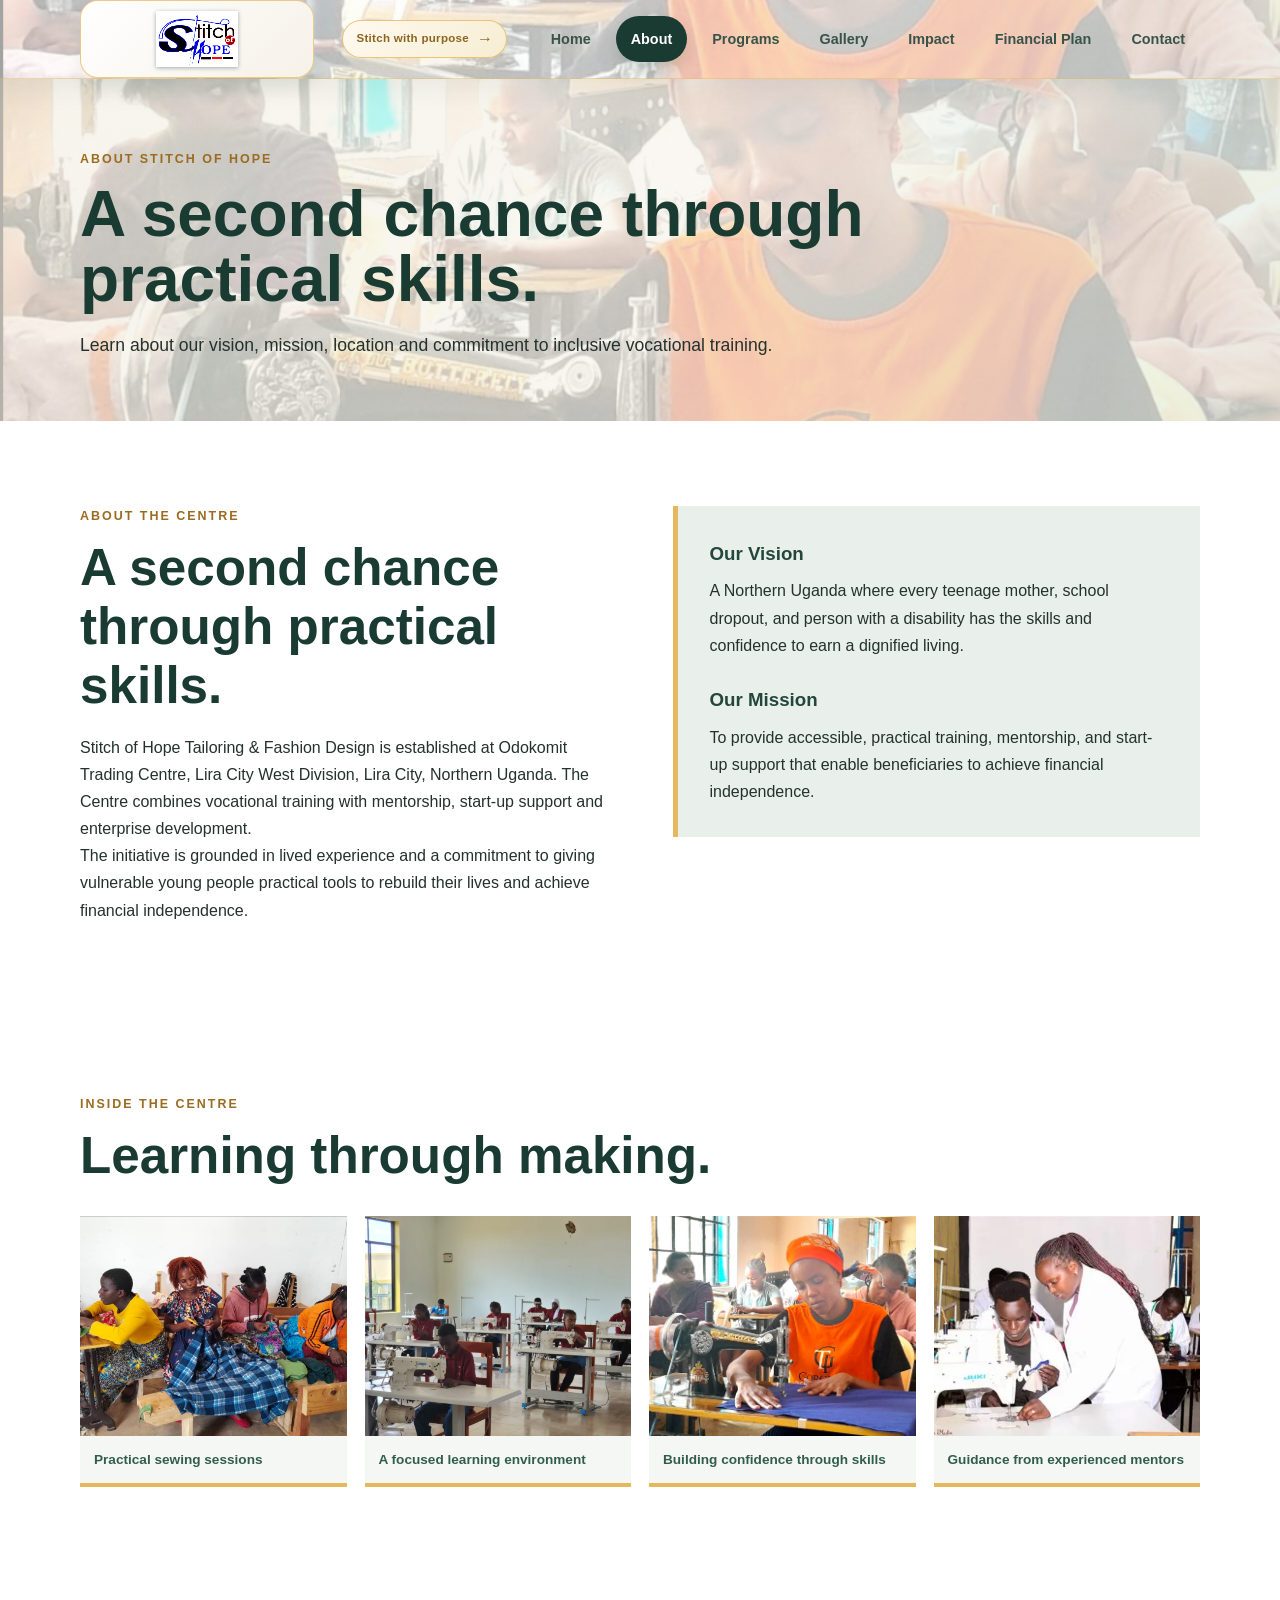
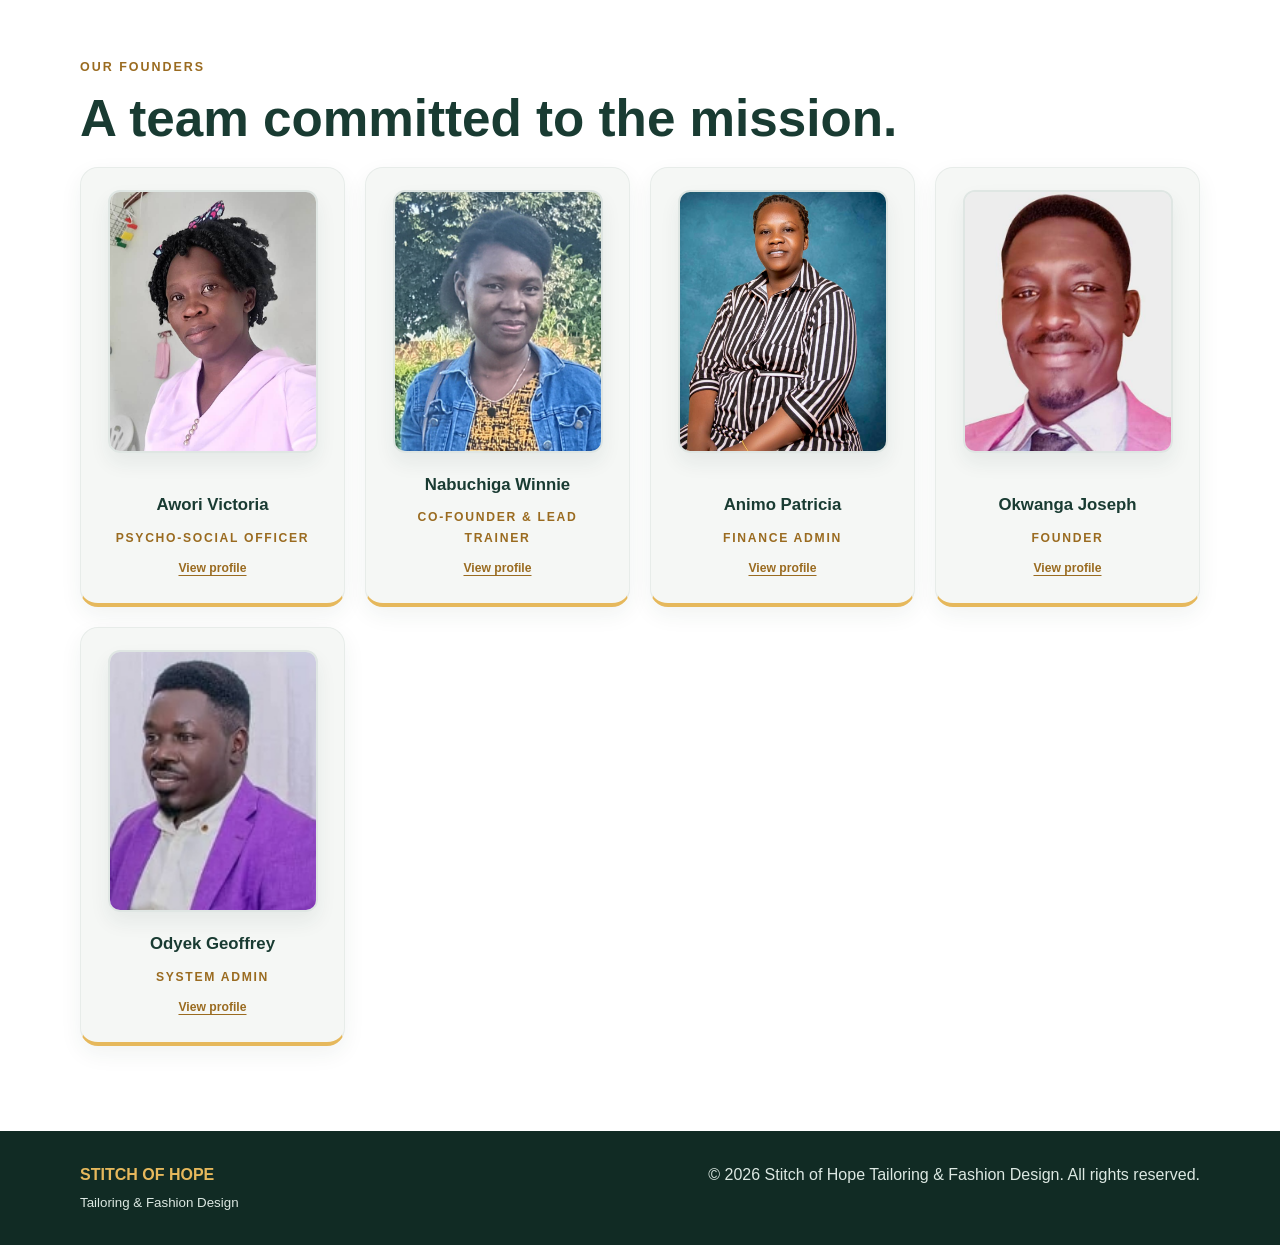
<file: about.html>
<!DOCTYPE html>
<html lang="en">
<head>
  <meta charset="UTF-8">
  <meta name="viewport" content="width=device-width, initial-scale=1.0">
  <title>About Us | Stitch of Hope</title>
  <link rel="stylesheet" href="style.css">
</head>
<body class="about-page">
<header class="site-header">
  <div class="container nav-wrap">
    <a class="logo" href="index.html"><img src="img.jpg/Stc.jpg" alt="Stitch of Hope"></a>
    <a class="nav-message" href="programs.html">Stitch with purpose <span>→</span></a>
    <nav>
      <a href="index.html">Home</a>
      <a href="about.html" class="active">About</a>
      <a href="programs.html">Programs</a>
      <a href="gallery.html">Gallery</a>
      <a href="impact.html">Impact</a>
      <a href="financials.html">Financial Plan</a>
      <a href="contact.html">Contact</a>
    </nav>
  </div>
</header>
<main>
<section class="page-intro">
  <div class="container">
    <p class="eyebrow">ABOUT STITCH OF HOPE</p>
    <h1>A second chance through practical skills.</h1>
    <p class="lead">Learn about our vision, mission, location and commitment to inclusive vocational training.</p>
  </div>
</section><section id="about" class="section">
  <div class="container two-col">
    <div>
      <p class="eyebrow">ABOUT THE CENTRE</p>
      <h2>A second chance through practical skills.</h2>
      <p>Stitch of Hope Tailoring & Fashion Design is established at Odokomit Trading Centre, Lira City West Division, Lira City, Northern Uganda. The Centre combines vocational training with mentorship, start-up support and enterprise development.</p>
      <p>The initiative is grounded in lived experience and a commitment to giving vulnerable young people practical tools to rebuild their lives and achieve financial independence.</p>
    </div>
    <div class="highlight">
      <h3>Our Vision</h3>
      <p>A Northern Uganda where every teenage mother, school dropout, and person with a disability has the skills and confidence to earn a dignified living.</p>
      <h3>Our Mission</h3>
      <p>To provide accessible, practical training, mentorship, and start-up support that enable beneficiaries to achieve financial independence.</p>
    </div>
  </div>
</section><section class="section">
  <div class="container">
    <p class="eyebrow">INSIDE THE CENTRE</p>
    <h2>Learning through making.</h2>
    <div class="about-gallery">
      <figure>
        <img src="img.jpg/b.png" alt="Learners practicing sewing and tailoring together">
        <figcaption>Practical sewing sessions</figcaption>
      </figure>
      <figure>
        <img src="img.jpg/c.png" alt="Learners working at sewing machines in a training room">
        <figcaption>A focused learning environment</figcaption>
      </figure>
      <figure>
        <img src="img.jpg/a.png" alt="A class of learners receiving tailoring training">
        <figcaption>Building confidence through skills</figcaption>
      </figure>
      <figure>
        <img src="img.jpg/e.png" alt="An instructor guiding a learner at a sewing machine">
        <figcaption>Guidance from experienced mentors</figcaption>
      </figure>
    </div>
  </div>
</section><section class="section">
  <div class="container">
    <p class="eyebrow">OUR FOUNDERS</p>
    <h2>A team committed to the mission.</h2>
    <div class="founders">
      <article class="founder-card">
        <img src="img.jpg/a.jpg" alt="Nabuchiga Winnie">
        <div class="founder-info">
          <h3>Awori Victoria</h3>
          <span class="founder-role">Psycho-social Officer</span>
          <a class="founder-profile-link" href="awori-victoria.html">View profile</a>
        </div>
      </article>

      <article class="founder-card">
        <img src="img.jpg/w.jpg"
        alt="Nabuchiga Winnie">
        <div class="founder-info">
          <h3>Nabuchiga Winnie</h3>
          <span
        class="founder-role">Co-Founder & Lead Trainer</span>
          <a class="founder-profile-link" href="nabuchiga-winnie.html">View profile</a>
        </div>
      </article>






      <article class="founder-card">
        <img src="img.jpg/pt.jpg" alt="Animo Patricia">
        <div class="founder-info">
          <h3>Animo Patricia</h3>
          <span class="founder-role">Finance Admin</span>
          <a class="founder-profile-link" href="animo-patricia.html">View profile</a>
        </div>
      </article>

      <article class="founder-card">
        <img src="img.jpg/Jose_Pic.jpeg" alt="Okwanga Joseph">
        <div class="founder-info">
          <h3>Okwanga Joseph</h3>
          <span class="founder-role">Founder</span>
          <a class="founder-profile-link" href="okwanga-joseph.html">View profile</a>
        </div>
      </article>

      <article class="founder-card">
        <img src="img.jpg/jf.jpg" alt="Odyek Geoffrey">
        <div class="founder-info">
          <h3>Odyek Geoffrey</h3>
          <span class="founder-role">System Admin</span>
          <a class="founder-profile-link" href="odyek-geoffrey.html">View profile</a>
        </div>
      </article>
    </div>
  </div>
</section>
</main>
<footer>
  <div class="container footer-wrap">
    <div><strong>STITCH OF HOPE</strong><br><small>Tailoring & Fashion Design</small></div>
    <p>© 2026 Stitch of Hope Tailoring & Fashion Design. All rights reserved.</p>
  </div>
</footer>
</body>
</html>
</file>
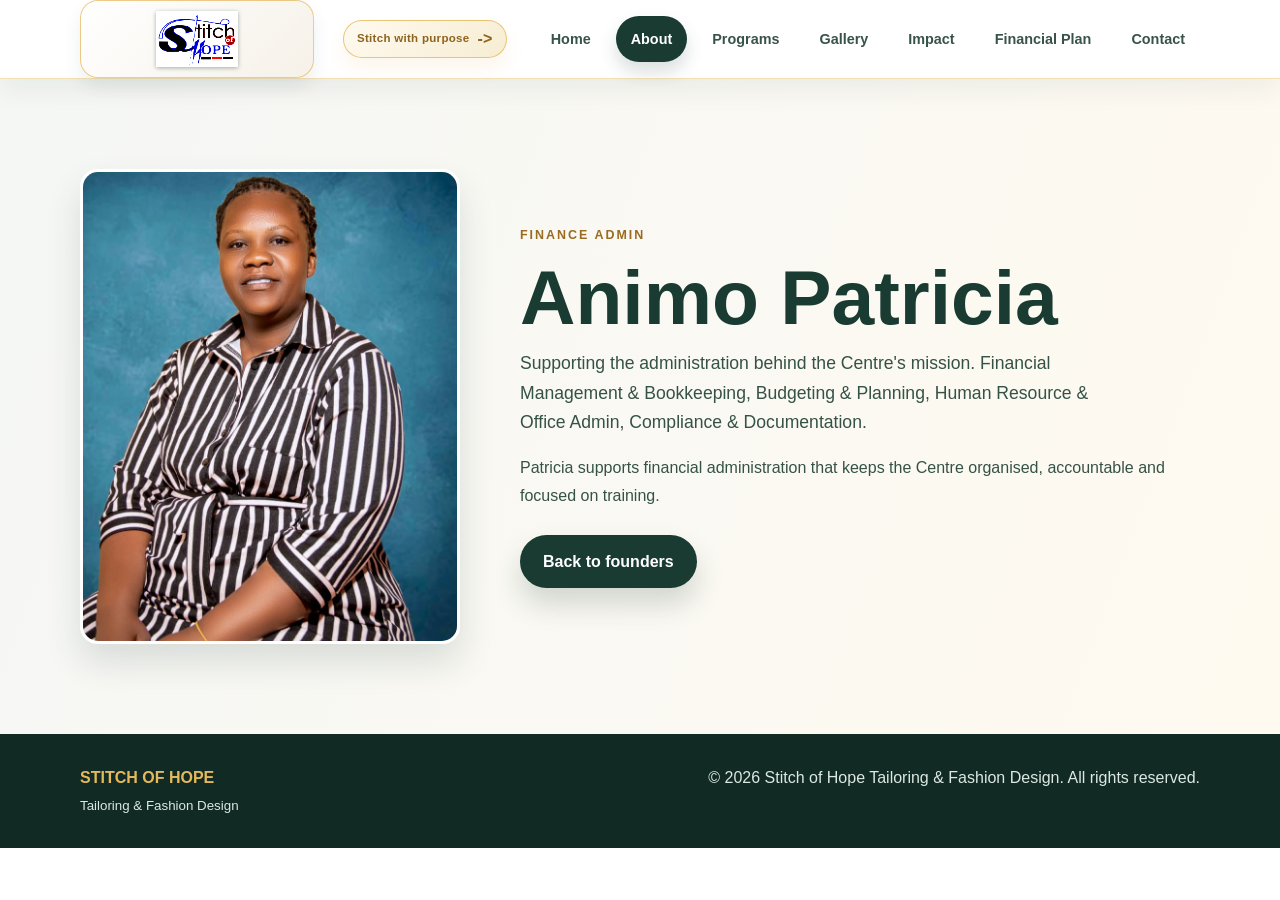
<file: animo-patricia.html>
<!DOCTYPE html>
<html lang="en">
<head>
  <meta charset="UTF-8">
  <meta name="viewport" content="width=device-width, initial-scale=1.0">
  <title>Animo Patricia | Stitch of Hope</title>
  <link rel="stylesheet" href="style.css">
</head>
<body class="profile-page">
<header class="site-header"><div class="container nav-wrap"><a class="logo" href="index.html"><img src="img.jpg/Stc.jpg" alt="Stitch of Hope"></a><a class="nav-message" href="programs.html">Stitch with purpose <span>-></span></a><nav><a href="index.html">Home</a><a href="about.html" class="active">About</a><a href="programs.html">Programs</a><a href="gallery.html">Gallery</a><a href="impact.html">Impact</a><a href="financials.html">Financial Plan</a><a href="contact.html">Contact</a></nav></div></header>
<main><section class="profile-hero"><div class="container profile-hero-content"><img src="img.jpg/pt.jpg" alt="Animo Patricia"><div><p class="eyebrow">FINANCE ADMIN</p><h1>Animo Patricia</h1><p class="lead">Supporting the administration behind the Centre's mission.
  Financial Management & Bookkeeping, Budgeting & Planning, Human Resource & Office Admin, Compliance & Documentation.
</p><p>Patricia supports financial administration that keeps the Centre organised, accountable and focused on training.</p><a class="btn primary" href="about.html">Back to founders</a></div></div></section></main>
<footer><div class="container footer-wrap"><div><strong>STITCH OF HOPE</strong><br><small>Tailoring &amp; Fashion Design</small></div><p>&copy; 2026 Stitch of Hope Tailoring &amp; Fashion Design. All rights reserved.</p></div></footer>
</body>
</html>
</file>
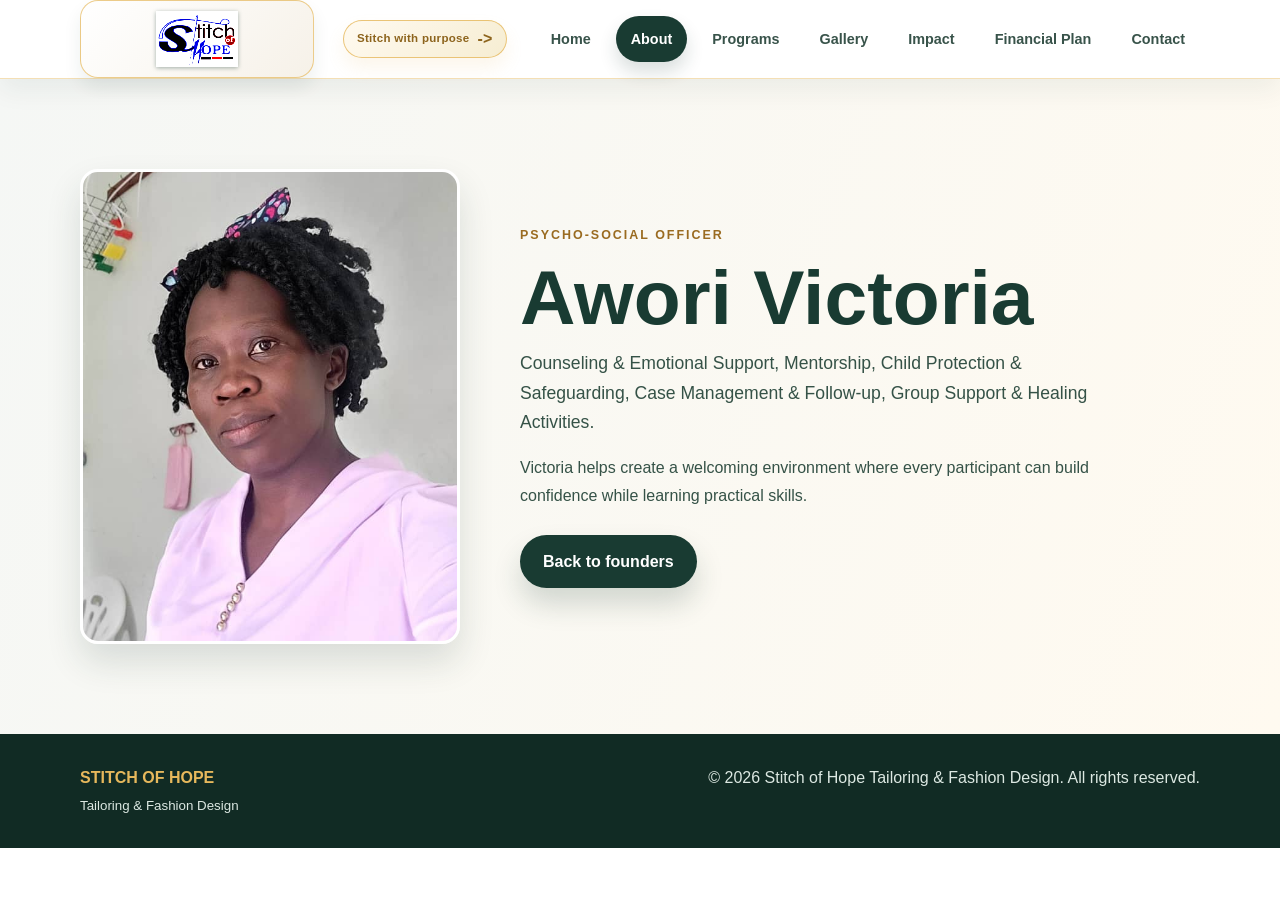
<file: awori-victoria.html>
<!DOCTYPE html>
<html lang="en">
<head>
  <meta charset="UTF-8">
  <meta name="viewport" content="width=device-width, initial-scale=1.0">
  <title>Awori Victoria | Stitch of Hope</title>
  <link rel="stylesheet" href="style.css">
</head>
<body class="profile-page">
<header class="site-header"><div class="container nav-wrap"><a class="logo" href="index.html"><img src="img.jpg/Stc.jpg" alt="Stitch of Hope"></a><a class="nav-message" href="programs.html">Stitch with purpose <span>-></span></a><nav><a href="index.html">Home</a><a href="about.html" class="active">About</a><a href="programs.html">Programs</a><a href="gallery.html">Gallery</a><a href="impact.html">Impact</a><a href="financials.html">Financial Plan</a><a href="contact.html">Contact</a></nav></div></header>
<main><section class="profile-hero"><div class="container profile-hero-content"><img src="img.jpg/a.jpg" alt="Awori Victoria"><div><p class="eyebrow">PSYCHO-SOCIAL OFFICER</p><h1>Awori Victoria</h1><p class="lead">Counseling & Emotional Support, Mentorship, Child Protection & Safeguarding, Case Management & Follow-up, Group Support & Healing Activities.</p><p>Victoria helps create a welcoming environment where every participant can build confidence while learning practical skills.</p><a class="btn primary" href="about.html">Back to founders</a></div></div></section></main>
<footer><div class="container footer-wrap"><div><strong>STITCH OF HOPE</strong><br><small>Tailoring &amp; Fashion Design</small></div><p>&copy; 2026 Stitch of Hope Tailoring &amp; Fashion Design. All rights reserved.</p></div></footer>
</body>
</html>
</file>
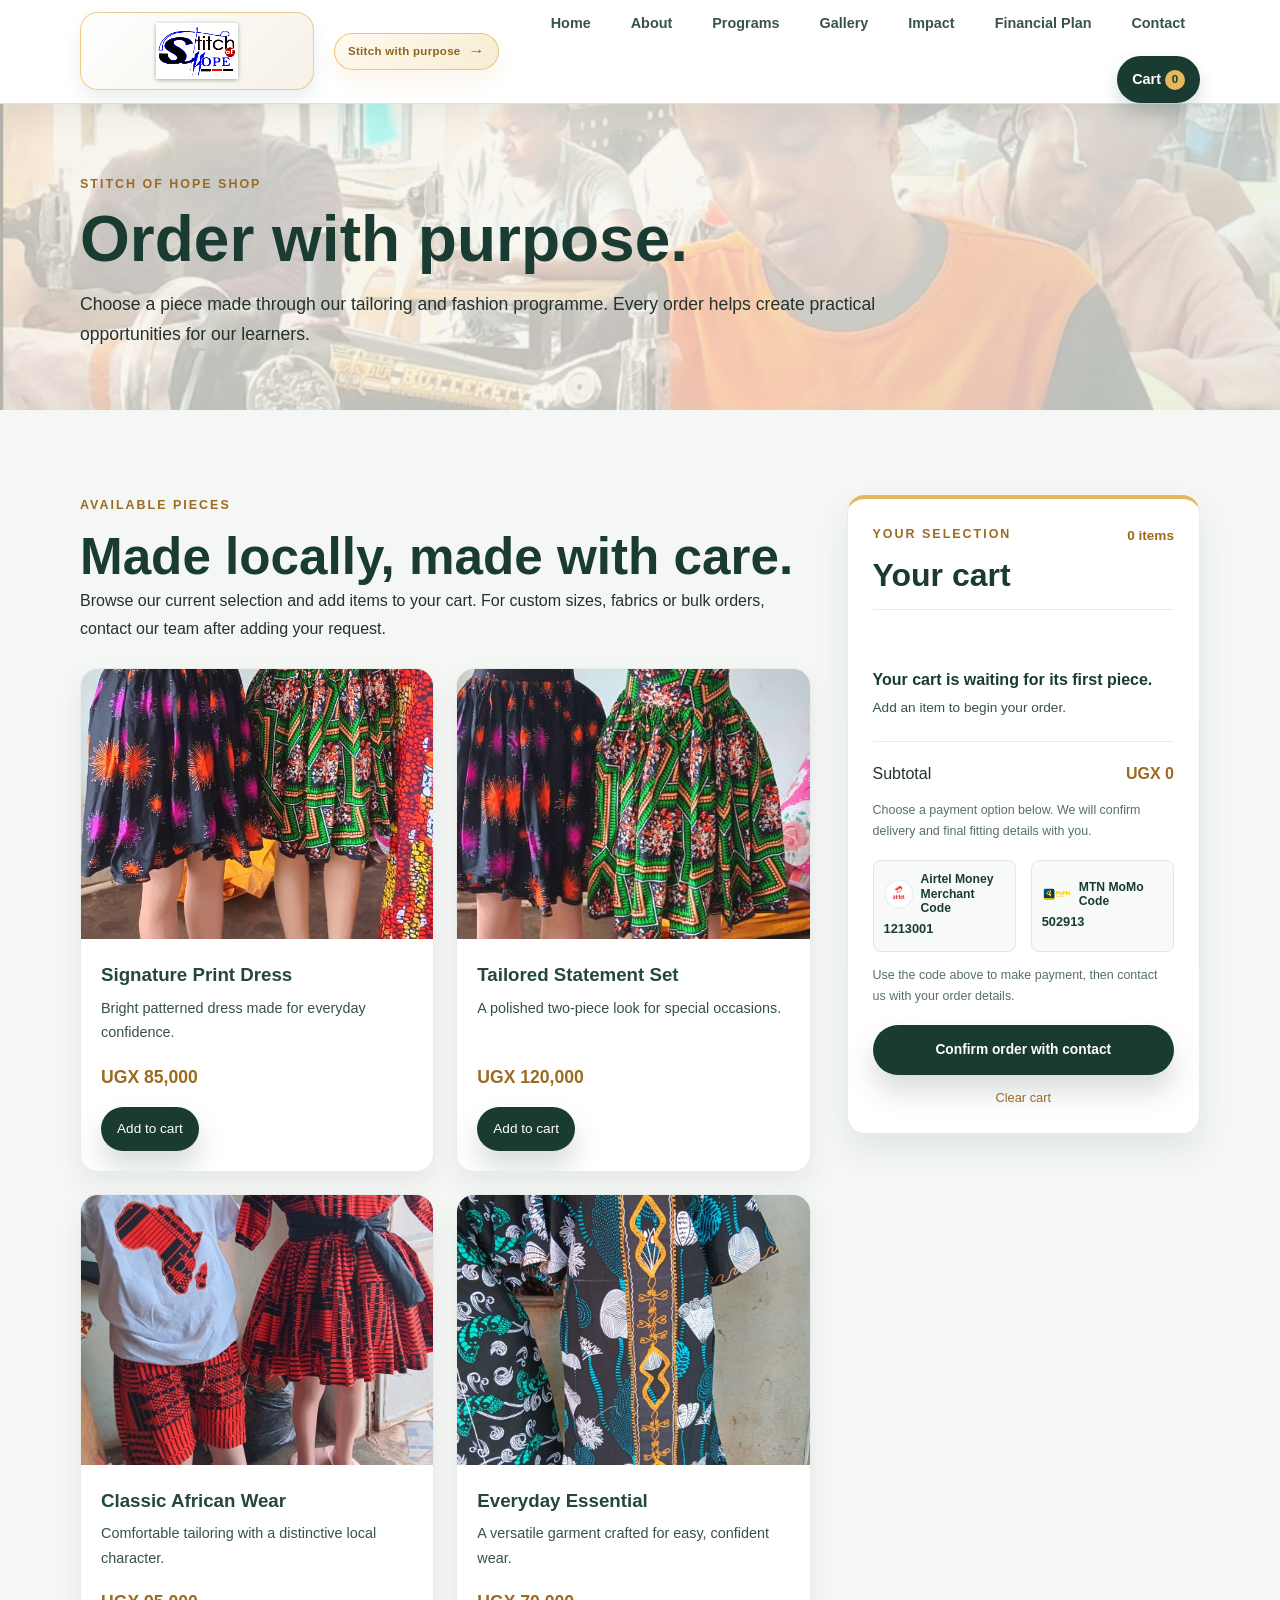
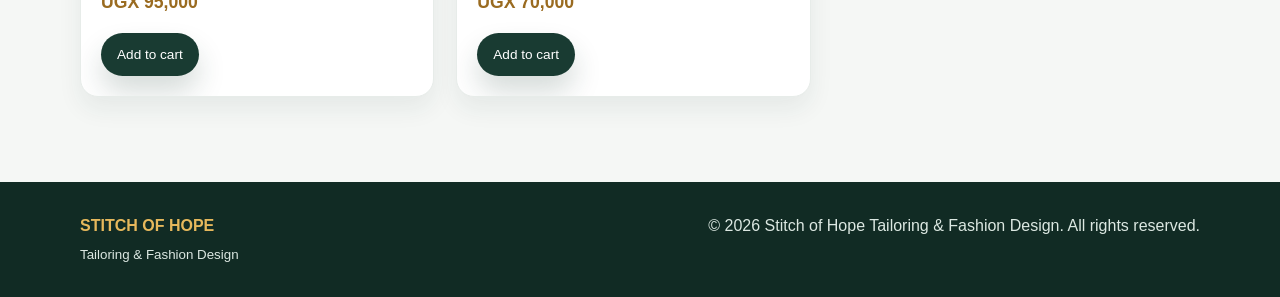
<file: cart.html>
<!DOCTYPE html>
<html lang="en">
<head>
  <meta charset="UTF-8">
  <meta name="viewport" content="width=device-width, initial-scale=1.0">
  <title>Order | Stitch of Hope</title>
  <link rel="stylesheet" href="style.css">
</head>
<body class="cart-page">
<header class="site-header">
  <div class="container nav-wrap">
    <a class="logo" href="index.html"><img src="img.jpg/Stc.jpg" alt="Stitch of Hope"></a>
    <a class="nav-message" href="programs.html">Stitch with purpose <span>→</span></a>
    <nav>
      <a href="index.html">Home</a>
      <a href="about.html">About</a>
      <a href="programs.html">Programs</a>
      <a href="gallery.html">Gallery</a>
      <a href="impact.html">Impact</a>
      <a href="financials.html">Financial Plan</a>
      <a href="contact.html">Contact</a>
      <a href="cart.html" class="active">Cart <span class="cart-count" aria-label="Items in cart">0</span></a>
    </nav>
  </div>
</header>
<main>
<section class="page-intro">
  <div class="container">
    <p class="eyebrow">STITCH OF HOPE SHOP</p>
    <h1>Order with purpose.</h1>
    <p class="lead">Choose a piece made through our tailoring and fashion programme. Every order helps create practical opportunities for our learners.</p>
  </div>
</section>
<section class="section light">
  <div class="container shop-layout">
    <div>
      <div class="section-head shop-heading">
        <p class="eyebrow">AVAILABLE PIECES</p>
        <h2>Made locally, made with care.</h2>
        <p>Browse our current selection and add items to your cart. For custom sizes, fabrics or bulk orders, contact our team after adding your request.</p>
      </div>
      <div class="product-grid">
        <article class="product-card">
          <img src="img.jpg/p1.jpeg" alt="Handmade fashion piece in a bright patterned fabric">
          <div class="product-info"><h3>Signature Print Dress</h3><p>Bright patterned dress made for everyday confidence.</p><strong>UGX 85,000</strong><button class="btn primary add-to-cart" type="button" data-id="signature-dress">Add to cart</button></div>
        </article>
        <article class="product-card">
          <img src="img.jpg/p3.jpeg" alt="Handmade tailored outfit in a colourful fabric">
          <div class="product-info"><h3>Tailored Statement Set</h3><p>A polished two-piece look for special occasions.</p><strong>UGX 120,000</strong><button class="btn primary add-to-cart" type="button" data-id="statement-set">Add to cart</button></div>
        </article>
        <article class="product-card">
          <img src="img.jpg/p4.jpeg" alt="African-inspired handmade garment on display">
          <div class="product-info"><h3>Classic African Wear</h3><p>Comfortable tailoring with a distinctive local character.</p><strong>UGX 95,000</strong><button class="btn primary add-to-cart" type="button" data-id="classic-wear">Add to cart</button></div>
        </article>
        <article class="product-card">
          <img src="img.jpg/p5.jpeg" alt="Handmade garment created by Stitch of Hope learners">
          <div class="product-info"><h3>Everyday Essential</h3><p>A versatile garment crafted for easy, confident wear.</p><strong>UGX 70,000</strong><button class="btn primary add-to-cart" type="button" data-id="everyday-essential">Add to cart</button></div>
        </article>
      </div>
    </div>
    <aside class="cart-panel" aria-labelledby="cart-title">
      <div class="cart-panel-head"><div><p class="eyebrow">YOUR SELECTION</p><h2 id="cart-title">Your cart</h2></div><span class="cart-total-items">0 items</span></div>
      <div class="cart-items" aria-live="polite"></div>
      <div class="empty-cart"><p>Your cart is waiting for its first piece.</p><span>Add an item to begin your order.</span></div>
      <div class="cart-summary"><div><span>Subtotal</span><strong class="cart-subtotal">UGX 0</strong></div><p>Choose a payment option below. We will confirm delivery and final fitting details with you.</p><div class="payment-options"><button class="payment-option" type="button" data-payment="airtel"><span class="payment-brand"><img src="img.jpg/airtel.png" alt="Airtel Money"><strong>Airtel Money Merchant Code</strong></span><span><strong>1213001</strong></span></button><button class="payment-option" type="button" data-payment="mtn"><span class="payment-brand"><img src="img.jpg/MoMo_Logo.png" alt="MTN MoMo"><strong>MTN MoMo Code</strong></span><span><strong>502913</strong></span></button></div>
      <p>Use the code above to make payment, then contact us with your order details.</p></div><a class="btn primary checkout-link" href="contact.html">Confirm order with contact</a><button class="clear-cart" type="button">Clear cart</button></div>
    </aside>
  </div>
</section>
</main>
<footer>
  <div class="container footer-wrap">
    <div><strong>STITCH OF HOPE</strong><br><small>Tailoring & Fashion Design</small></div>
    <p>© 2026 Stitch of Hope Tailoring & Fashion Design. All rights reserved.</p>
  </div>
</footer>
<script>
  const products = {
    'signature-dress': { name: 'Signature Print Dress', price: 85000, image: 'img.jpg/p1.jpeg' },
    'statement-set': { name: 'Tailored Statement Set', price: 120000, image: 'img.jpg/p3.jpeg' },
    'classic-wear': { name: 'Classic African Wear', price: 95000, image: 'img.jpg/p4.jpeg' },
    'everyday-essential': { name: 'Everyday Essential', price: 70000, image: 'img.jpg/p5.jpeg' }
  };
  const storageKey = 'stitchOfHopeCart';
  const paymentDetails = {
    airtel: { name: 'Airtel Money Merchant Code', code: '1213001' },
    mtn: { name: 'MTN MoMoPay Code', code: '502913' }
  };
  let cart = JSON.parse(localStorage.getItem(storageKey) || '{}');
  const formatPrice = (price) => `UGX ${price.toLocaleString('en-US')}`;
  const saveCart = () => localStorage.setItem(storageKey, JSON.stringify(cart));
  const updateCart = () => {
    const cartItems = document.querySelector('.cart-items');
    const emptyCart = document.querySelector('.empty-cart');
    const itemCount = Object.values(cart).reduce((sum, quantity) => sum + quantity, 0);
    const subtotal = Object.entries(cart).reduce((sum, [id, quantity]) => sum + products[id].price * quantity, 0);
    document.querySelector('.cart-count').textContent = itemCount;
    document.querySelector('.cart-total-items').textContent = `${itemCount} item${itemCount === 1 ? '' : 's'}`;
    document.querySelector('.cart-subtotal').textContent = formatPrice(subtotal);
    emptyCart.hidden = itemCount > 0;
    cartItems.innerHTML = Object.entries(cart).map(([id, quantity]) => {
      const product = products[id];
      return `<div class="cart-item"><img src="${product.image}" alt=""><div class="cart-item-info"><strong>${product.name}</strong><span>${formatPrice(product.price)}</span><div class="quantity-controls"><button type="button" data-action="decrease" data-id="${id}" aria-label="Remove one ${product.name}">−</button><span>${quantity}</span><button type="button" data-action="increase" data-id="${id}" aria-label="Add one ${product.name}">+</button><button class="remove-item" type="button" data-action="remove" data-id="${id}">Remove</button></div></div></div>`;
    }).join('');
  };
  document.querySelectorAll('.add-to-cart').forEach((button) => button.addEventListener('click', () => {
    const id = button.dataset.id;
    cart[id] = (cart[id] || 0) + 1;
    saveCart();
    updateCart();
  }));
  document.querySelector('.cart-items').addEventListener('click', (event) => {
    const button = event.target.closest('button');
    if (!button) return;
    const id = button.dataset.id;
    if (button.dataset.action === 'increase') cart[id] += 1;
    if (button.dataset.action === 'decrease') cart[id] > 1 ? cart[id] -= 1 : delete cart[id];
    if (button.dataset.action === 'remove') delete cart[id];
    saveCart();
    updateCart();
  });
  document.querySelector('.clear-cart').addEventListener('click', () => {
    cart = {};
    saveCart();
    updateCart();
  });
  document.querySelectorAll('.payment-option').forEach((option) => option.addEventListener('click', () => {
    document.querySelectorAll('.payment-option').forEach((item) => item.classList.remove('selected'));
    option.classList.add('selected');
    document.querySelectorAll('.payment-option').forEach((item) => { item.hidden = item !== option; });
    const payment = paymentDetails[option.dataset.payment];
    document.querySelector('.payment-name').textContent = payment.name;
    document.querySelector('.payment-code').textContent = payment.code;
    document.querySelector('.payment-details').hidden = false;
  }));
  updateCart();
</script>
</body>
</html>
</file>
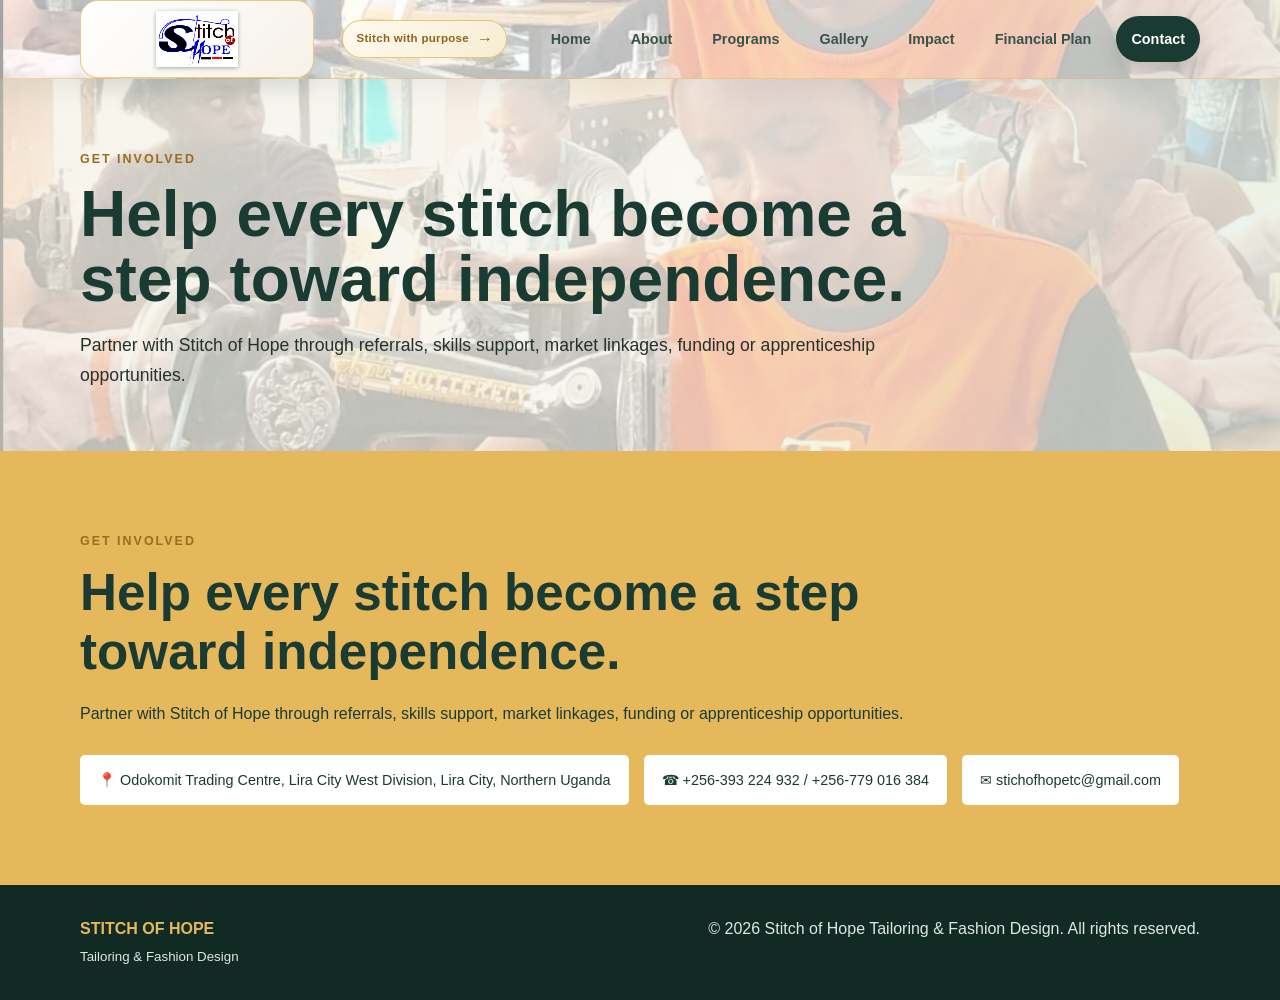
<file: contact.html>
<!DOCTYPE html>
<html lang="en">
<head>
  <meta charset="UTF-8">
  <meta name="viewport" content="width=device-width, initial-scale=1.0">
  <title>Contact | Stitch of Hope</title>
  <link rel="stylesheet" href="style.css">
</head>
<body class="contact-page">
<header class="site-header">
  <div class="container nav-wrap">
    <a class="logo" href="index.html"><img src="img.jpg/Stc.jpg" alt="Stitch of Hope"></a>
    <a class="nav-message" href="programs.html">Stitch with purpose <span>→</span></a>
    <nav>
      <a href="index.html">Home</a>
      <a href="about.html">About</a>
      <a href="programs.html">Programs</a>
      <a href="gallery.html">Gallery</a>
      <a href="impact.html">Impact</a>
      <a href="financials.html">Financial Plan</a>
      <a href="contact.html" class="active">Contact</a>
    </nav>
  </div>
</header>
<main>
<section class="page-intro">
  <div class="container">
    <p class="eyebrow">GET INVOLVED</p>
    <h1>Help every stitch become a step toward independence.</h1>
    <p class="lead">Partner with Stitch of Hope through referrals, skills support, market linkages, funding or apprenticeship opportunities.</p>
  </div>
</section><section id="contact" class="cta">
  <div class="container">
    <p class="eyebrow">GET INVOLVED</p>
    <h2>Help every stitch become a step toward independence.</h2>
    <p>Partner with Stitch of Hope through referrals, skills support, market linkages, funding or apprenticeship opportunities.</p>
    <div class="contact-box">
      <span>📍 Odokomit Trading Centre, Lira City West Division, Lira City, Northern Uganda</span>
      <span>☎ +256-393 224 932 / +256-779 016 384</span>
      <span>✉ stichofhopetc@gmail.com</span>
    </div>
  </div>
</section>
</main>
<footer>
  <div class="container footer-wrap">
    <div><strong>STITCH OF HOPE</strong><br><small>Tailoring & Fashion Design</small></div>
    <p>© 2026 Stitch of Hope Tailoring & Fashion Design. All rights reserved.</p>
  </div>
</footer>
</body>
</html>
</file>
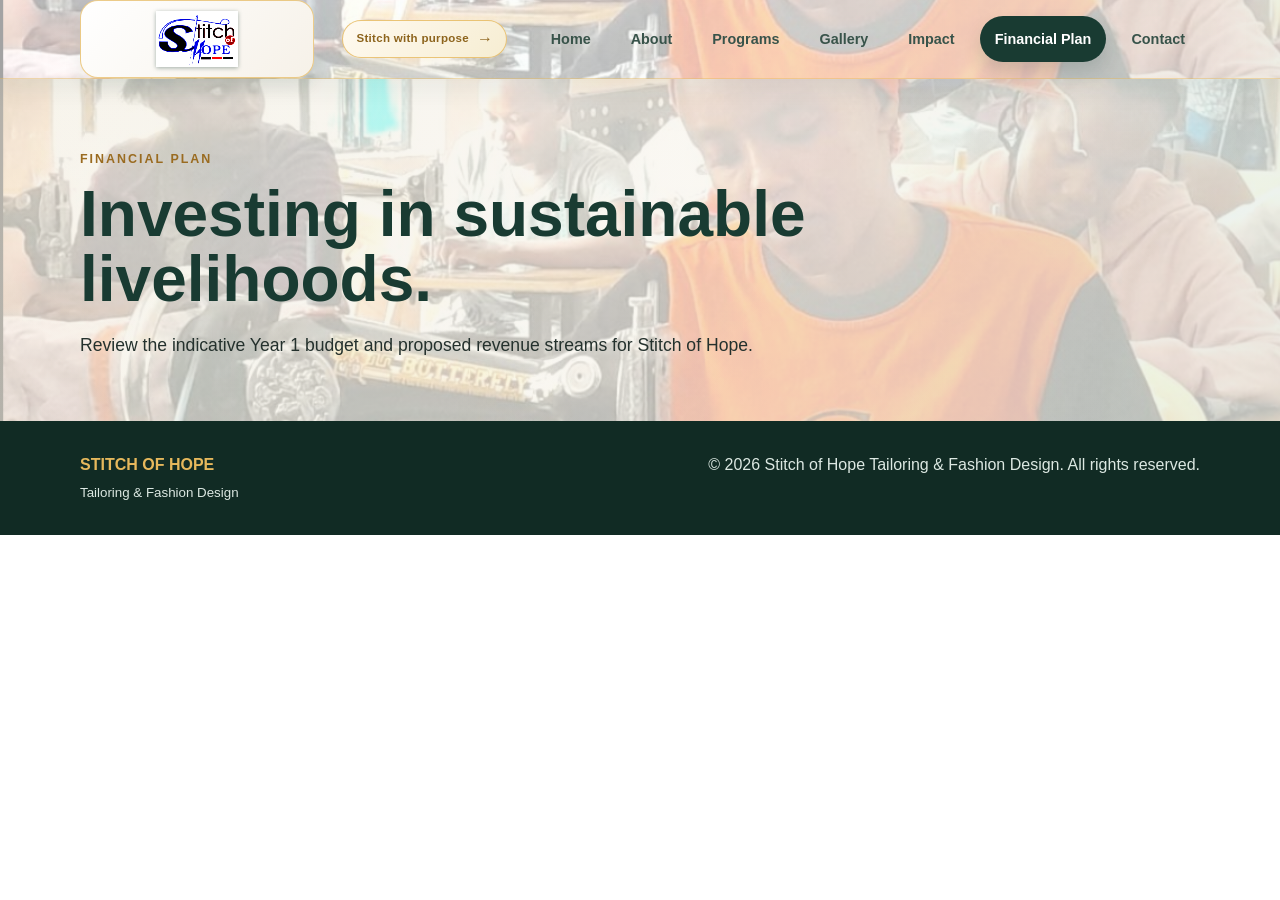
<file: financials.html>
<!DOCTYPE html>
<html lang="en">
<head>
  <meta charset="UTF-8">
  <meta name="viewport" content="width=device-width, initial-scale=1.0">
  <title>Financial Plan | Stitch of Hope</title>
  <link rel="stylesheet" href="style.css">
</head>
<body class="financials-page">
<header class="site-header">
  <div class="container nav-wrap">
    <a class="logo" href="index.html"><img src="img.jpg/Stc.jpg" alt="Stitch of Hope"></a>
    <a class="nav-message" href="programs.html">Stitch with purpose <span>→</span></a>
    <nav>
      <a href="index.html">Home</a>
      <a href="about.html">About</a>
      <a href="programs.html">Programs</a>
      <a href="gallery.html">Gallery</a>
      <a href="impact.html">Impact</a>
      <a href="financials.html" class="active">Financial Plan</a>
      <a href="contact.html">Contact</a>
    </nav>
  </div>
</header>
<main>
<section class="page-intro">
  <div class="container">
    <p class="eyebrow">FINANCIAL PLAN</p>
    <h1>Investing in sustainable livelihoods.</h1>
    <p class="lead">Review the indicative Year 1 budget and proposed revenue streams for Stitch of Hope.</p>
  </div>
</section><section id="financials" class="section light">
  <div class="container">
    <p class="eyebrow">FINANCIAL PLAN</p>
    <h2>Estimated Year 1 investment</h2>
    <p class="section-intro">Indicative planning estimates in Uganda Shillings; supplier and contractor quotations should refine the final budget.</p>
    <div class="budget">
      <div class="budget-row"><span>Land lease / premises rent</span><b>UGX 6,000,000</b></div>
      <div class="budget-row"><span>Renovation & accessible fittings</span><b>UGX 8,000,000</b></div>
      <div class="budget-row"><span>20 sewing machines</span><b>UGX 26,000,000</b></div>
      <div class="budget-row"><span>Overlock, cutting & pressing equipment</span><b>UGX 6,000,000</b></div>
      <div class="budget-row"><span>Pattern tools & design materials</span><b>UGX 3,500,000</b></div>
      <div class="budget-row"><span>Starter fabric, thread & consumables</span><b>UGX 15,000,000</b></div>
      <div class="budget-row"><span>Furniture</span><b>UGX 6,000,000</b></div>
      <div class="budget-row"><span>Staff salaries</span><b>UGX 46,000,000</b></div>
      <div class="budget-row"><span>Outreach & mobilization</span><b>UGX 2,500,000</b></div>
      <div class="budget-row"><span>Registration & legal fees</span><b>UGX 2,500,000</b></div>
      <div class="budget-row"><span>Contingency</span><b>UGX 12,150,000</b></div>
      <div class="total"><span>Total Estimated Year 1 Budget</span><strong>UGX 133,650,000</strong></div>
    </div>
    <div class="revenue">
      <h3>Proposed Revenue Streams</h3>
      <p>Grants and donations • modest means-tested training fees • Centre production and order fulfilment • local government livelihood grants • CSR partnerships.</p>
    </div>
  </div>
</section>
</main>
<footer>
  <div class="container footer-wrap">
    <div><strong>STITCH OF HOPE</strong><br><small>Tailoring & Fashion Design</small></div>
    <p>© 2026 Stitch of Hope Tailoring & Fashion Design. All rights reserved.</p>
  </div>
</footer>
</body>
</html>
</file>
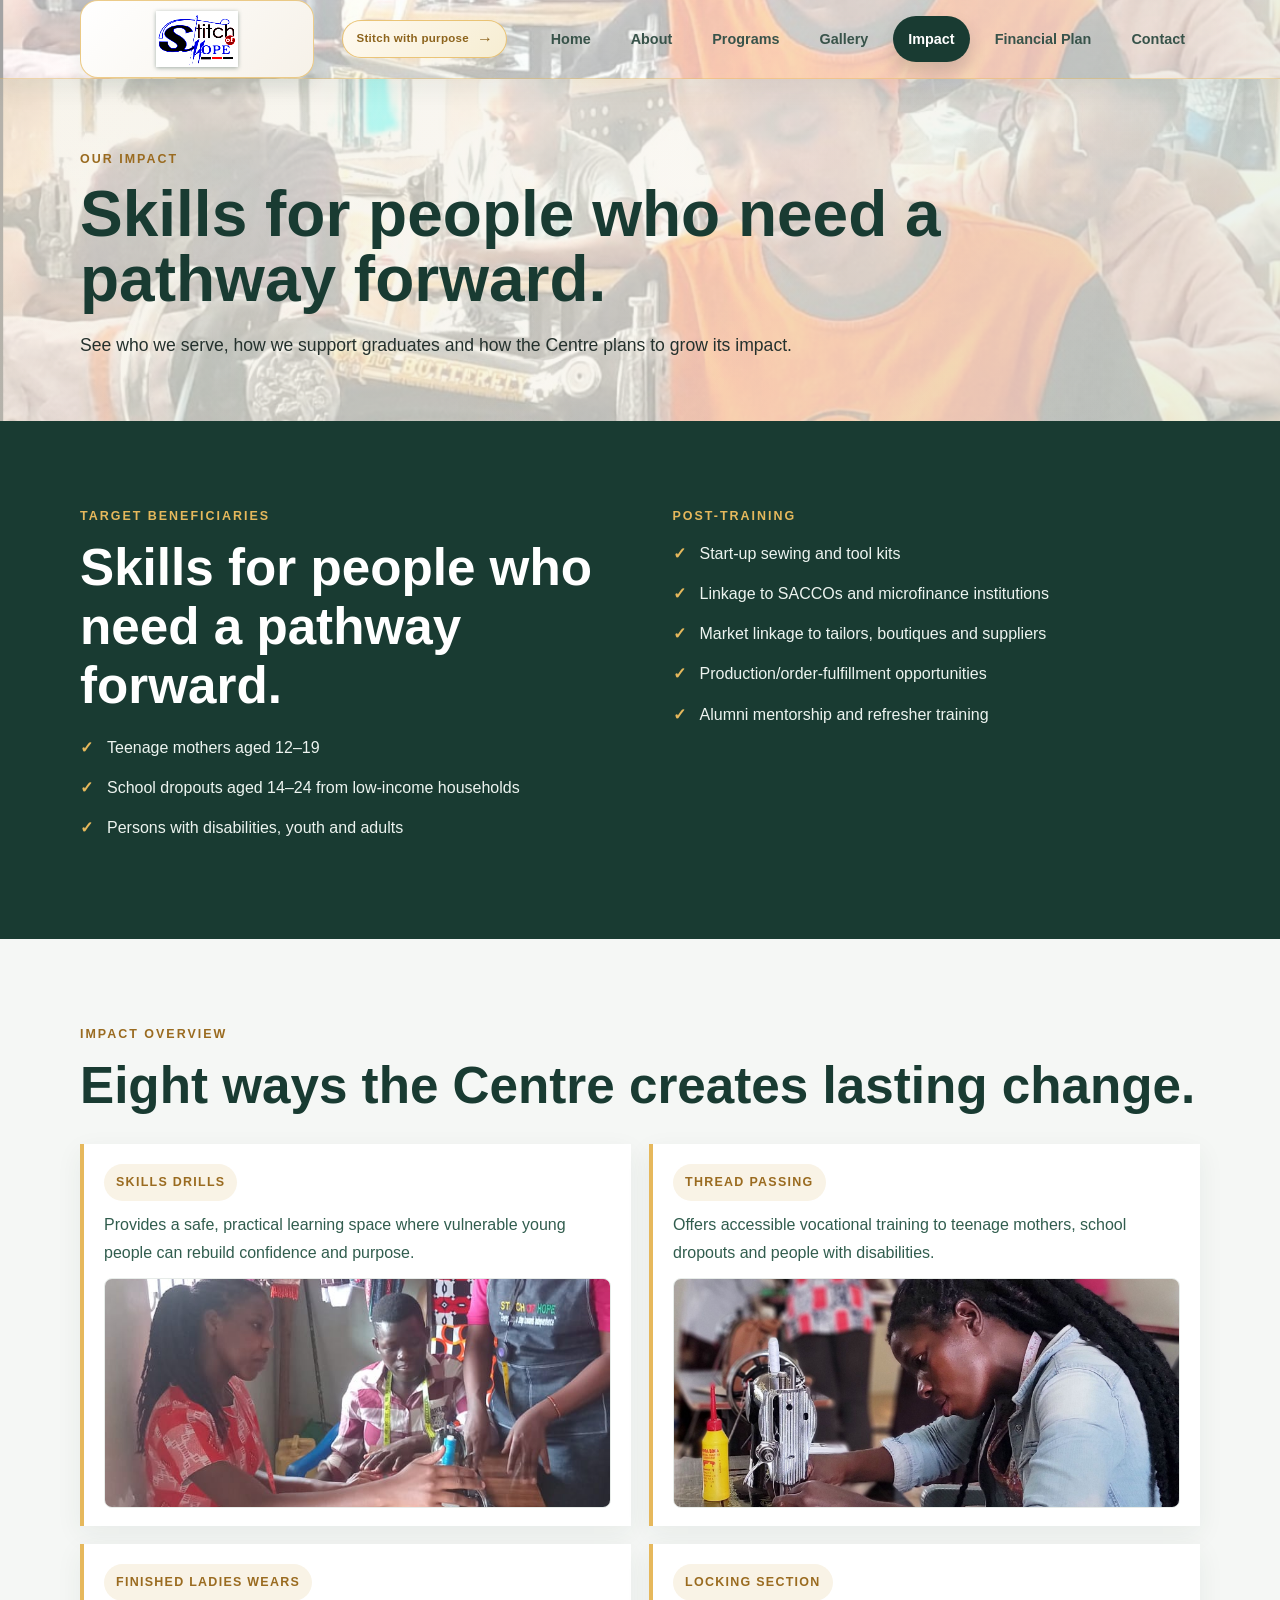
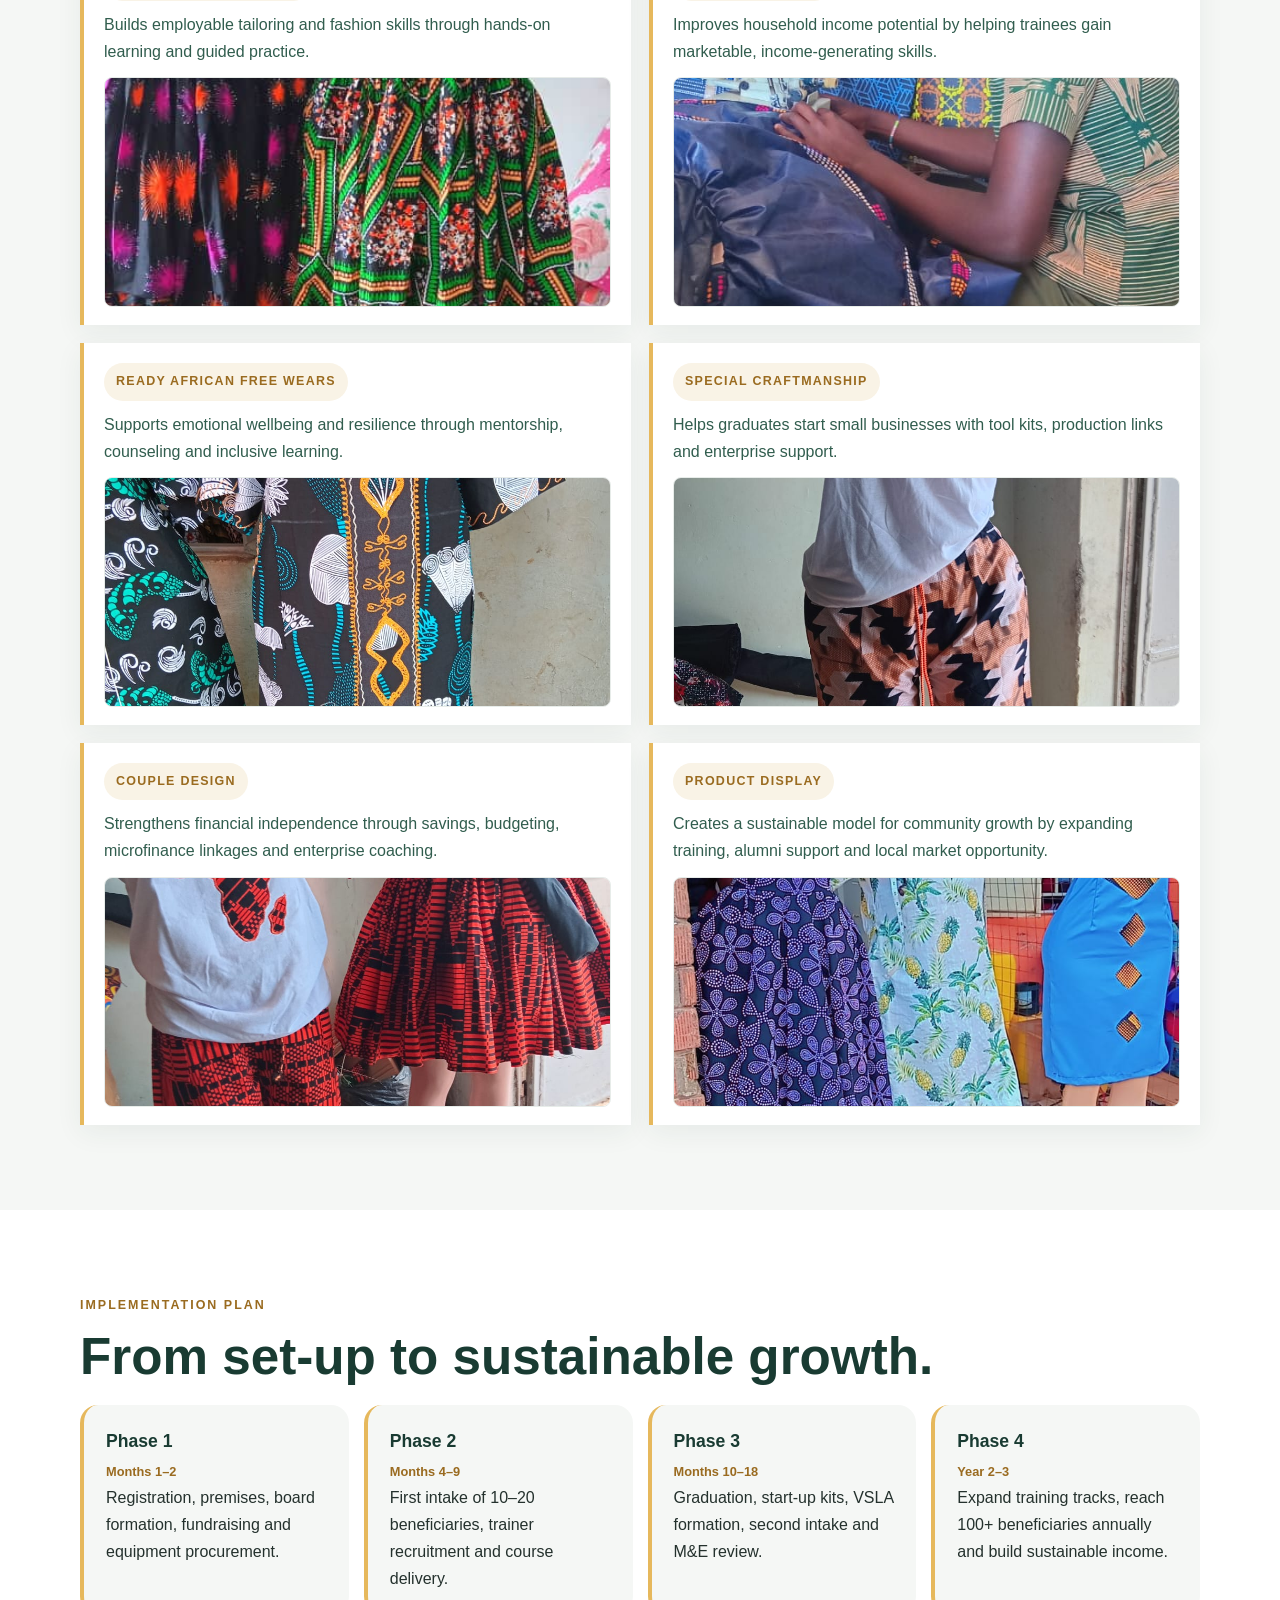
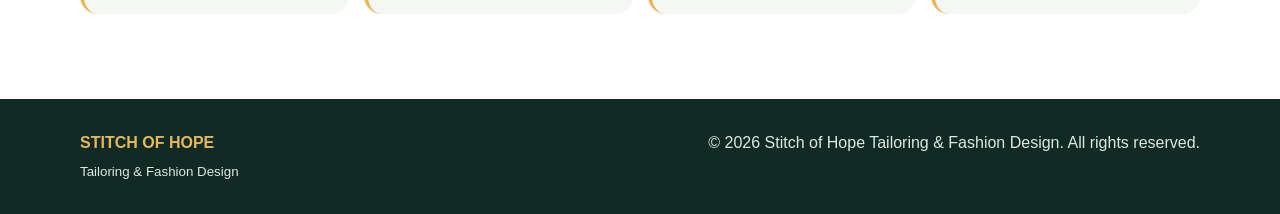
<file: impact.html>
<!DOCTYPE html>
<html lang="en">
<head>
  <meta charset="UTF-8">
  <meta name="viewport" content="width=device-width, initial-scale=1.0">
  <title>Impact | Stitch of Hope</title>
  <link rel="stylesheet" href="style.css">
</head>
<body class="impact-page">
<header class="site-header">
  <div class="container nav-wrap">
    <a class="logo" href="index.html"><img src="img.jpg/Stc.jpg" alt="Stitch of Hope"></a>
    <a class="nav-message" href="programs.html">Stitch with purpose <span>→</span></a>
    <nav>
      <a href="index.html">Home</a>
      <a href="about.html">About</a>
      <a href="programs.html">Programs</a>
      <a href="gallery.html">Gallery</a>
      <a href="impact.html" class="active">Impact</a>
      <a href="financials.html">Financial Plan</a>
      <a href="contact.html">Contact</a>
    </nav>
  </div>
</header>
<main>
<section class="page-intro">
  <div class="container">
    <p class="eyebrow">OUR IMPACT</p>
    <h1>Skills for people who need a pathway forward.</h1>
    <p class="lead">See who we serve, how we support graduates and how the Centre plans to grow its impact.</p>
  </div>
</section><section id="impact" class="section dark">
  <div class="container two-col">
    <div>
      <p class="eyebrow">TARGET BENEFICIARIES</p>
      <h2>Skills for people who need a pathway forward.</h2>
      <ul class="check-list">
        <li>Teenage mothers aged 12–19</li>
        <li>School dropouts aged 14–24 from low-income households</li>
        <li>Persons with disabilities, youth and adults</li>
      </ul>
    </div>
    <div>
      <p class="eyebrow">POST-TRAINING</p>
      <ul class="check-list">
        <li>Start-up sewing and tool kits</li>
        <li>Linkage to SACCOs and microfinance institutions</li>
        <li>Market linkage to tailors, boutiques and suppliers</li>
        <li>Production/order-fulfillment opportunities</li>
        <li>Alumni mentorship and refresher training</li>
      </ul>
    </div>
  </div>
</section><section class="section light">
  <div class="container">
    <p class="eyebrow">IMPACT OVERVIEW</p>
    <h2>Eight ways the Centre creates lasting change.</h2>
    <div class="impact-points">
      <article class="impact-point">
        <span>SKILLS DRILLS</span>
        <p>Provides a safe, practical learning space where vulnerable young people can rebuild confidence and purpose.</p>
        <img src="img.jpg/training1.jpeg" alt="Impact point 1">
      </article>
      <article class="impact-point">
        <span>THREAD PASSING</span>
        <p>Offers accessible vocational training to teenage mothers, school dropouts and people with disabilities.</p>
        <img src="img.jpg/training8.jpeg" alt="Impact point 2">
      </article>
      <article class="impact-point">
        <span>FINISHED LADIES WEARS</span>
        <p>Builds employable tailoring and fashion skills through hands-on learning and guided practice.</p>
        <img src="img.jpg/p3.jpeg" alt="Impact point 3">
      </article>
      <article class="impact-point">
        <span>LOCKING SECTION</span>
        <p>Improves household income potential by helping trainees gain marketable, income-generating skills.</p>
        <img src="img.jpg/training7.jpeg" alt="Impact point 4">
      </article>
      <article class="impact-point">
        <span>READY AFRICAN FREE WEARS</span>
        <p>Supports emotional wellbeing and resilience through mentorship, counseling and inclusive learning.</p>
        <img src="img.jpg/p5.jpeg" alt="Impact point 5">
      </article>
      <article class="impact-point">
        <span>SPECIAL CRAFTMANSHIP</span>
        <p>Helps graduates start small businesses with tool kits, production links and enterprise support.</p>
        <img src="img.jpg/p6.jpeg" alt="Impact point 6">
      </article>
      <article class="impact-point">
        <span>COUPLE DESIGN</span>
        <p>Strengthens financial independence through savings, budgeting, microfinance linkages and enterprise coaching.</p>
        <img src="img.jpg/p4.jpeg" alt="Impact point 7">
      </article>
      <article class="impact-point">
        <span>PRODUCT DISPLAY</span>
        <p>Creates a sustainable model for community growth by expanding training, alumni support and local market opportunity.</p>
        <img src="img.jpg/p7.jpeg" alt="Impact point 8">
      </article>
    </div>
  </div>
</section><section class="section">
  <div class="container">
    <p class="eyebrow">IMPLEMENTATION PLAN</p>
    <h2>From set-up to sustainable growth.</h2>
    <div class="timeline">
      <div><b>Phase 1</b><span>Months 1–2</span><p>Registration, premises, board formation, fundraising and equipment procurement.</p></div>
      <div><b>Phase 2</b><span>Months 4–9</span><p>First intake of 10–20 beneficiaries, trainer recruitment and course delivery.</p></div>
      <div><b>Phase 3</b><span>Months 10–18</span><p>Graduation, start-up kits, VSLA formation, second intake and M&E review.</p></div>
      <div><b>Phase 4</b><span>Year 2–3</span><p>Expand training tracks, reach 100+ beneficiaries annually and build sustainable income.</p></div>
    </div>
  </div>
</section>
</main>
<footer>
  <div class="container footer-wrap">
    <div><strong>STITCH OF HOPE</strong><br><small>Tailoring & Fashion Design</small></div>
    <p>© 2026 Stitch of Hope Tailoring & Fashion Design. All rights reserved.</p>
  </div>
</footer>
</body>
</html>
</file>
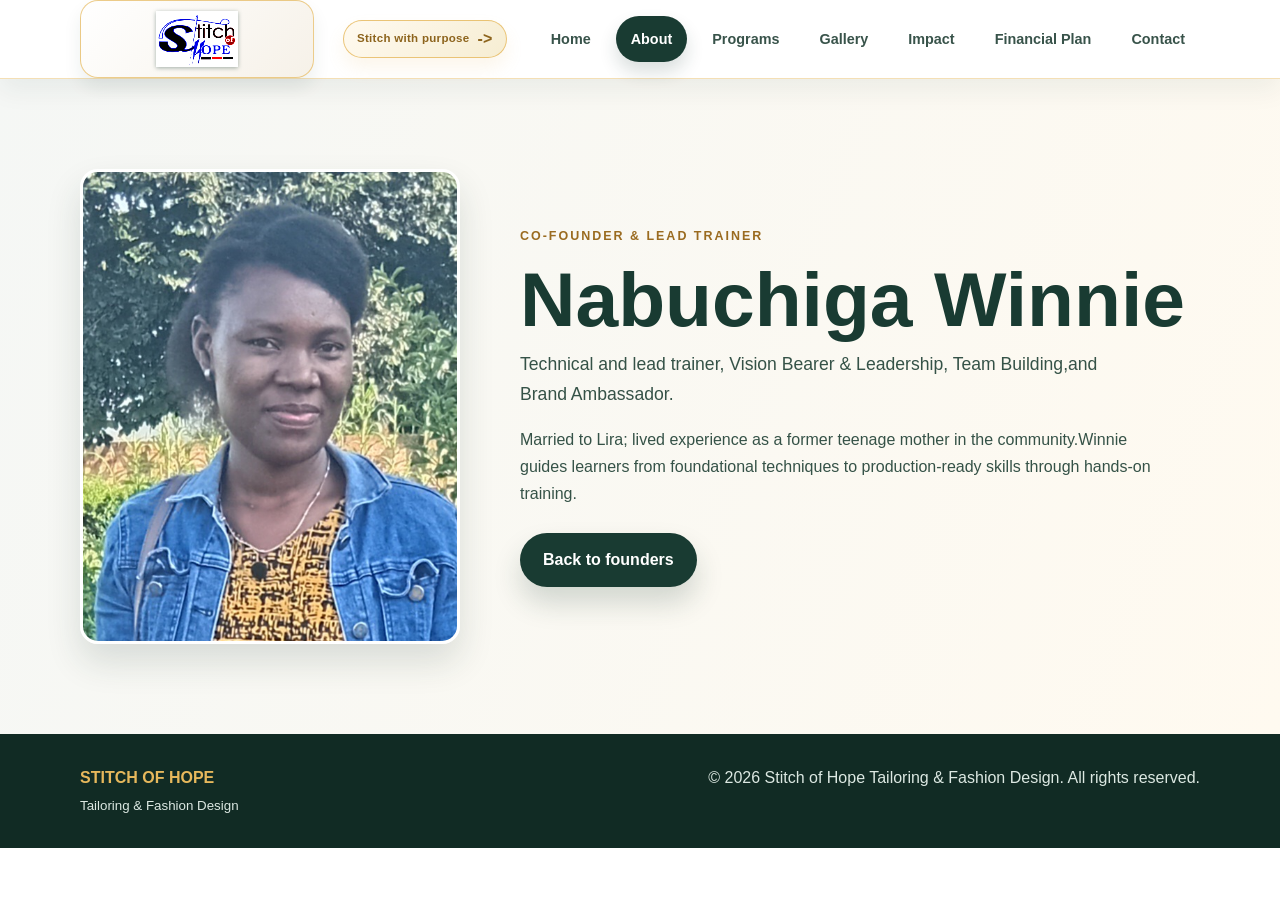
<file: nabuchiga-winnie.html>
<!DOCTYPE html>
<html lang="en">
<head>
  <meta charset="UTF-8">
  <meta name="viewport" content="width=device-width, initial-scale=1.0">
  <title>Nabuchiga Winnie | Stitch of Hope</title>
  <link rel="stylesheet" href="style.css">
</head>
<body class="profile-page">
<header class="site-header"><div class="container nav-wrap"><a class="logo" href="index.html"><img src="img.jpg/Stc.jpg" alt="Stitch of Hope"></a><a class="nav-message" href="programs.html">Stitch with purpose <span>-></span></a><nav><a href="index.html">Home</a><a href="about.html" class="active">About</a><a href="programs.html">Programs</a><a href="gallery.html">Gallery</a><a href="impact.html">Impact</a><a href="financials.html">Financial Plan</a><a href="contact.html">Contact</a></nav></div></header>
<main><section class="profile-hero"><div class="container profile-hero-content"><img src="img.jpg/w.jpg" alt="Nabuchiga Winnie"><div><p class="eyebrow">CO-FOUNDER &amp; LEAD TRAINER</p><h1>Nabuchiga Winnie</h1><p class="lead">Technical and lead trainer, Vision Bearer & Leadership, Team Building,and Brand Ambassador.</p><p>Married to Lira; lived experience as a former teenage mother in the community.Winnie guides learners from foundational techniques to production-ready skills through hands-on training.</p><a class="btn primary" href="about.html">Back to founders</a></div></div></section></main>
<footer><div class="container footer-wrap"><div><strong>STITCH OF HOPE</strong><br><small>Tailoring &amp; Fashion Design</small></div><p>&copy; 2026 Stitch of Hope Tailoring &amp; Fashion Design. All rights reserved.</p></div></footer>
</body>
</html>
</file>
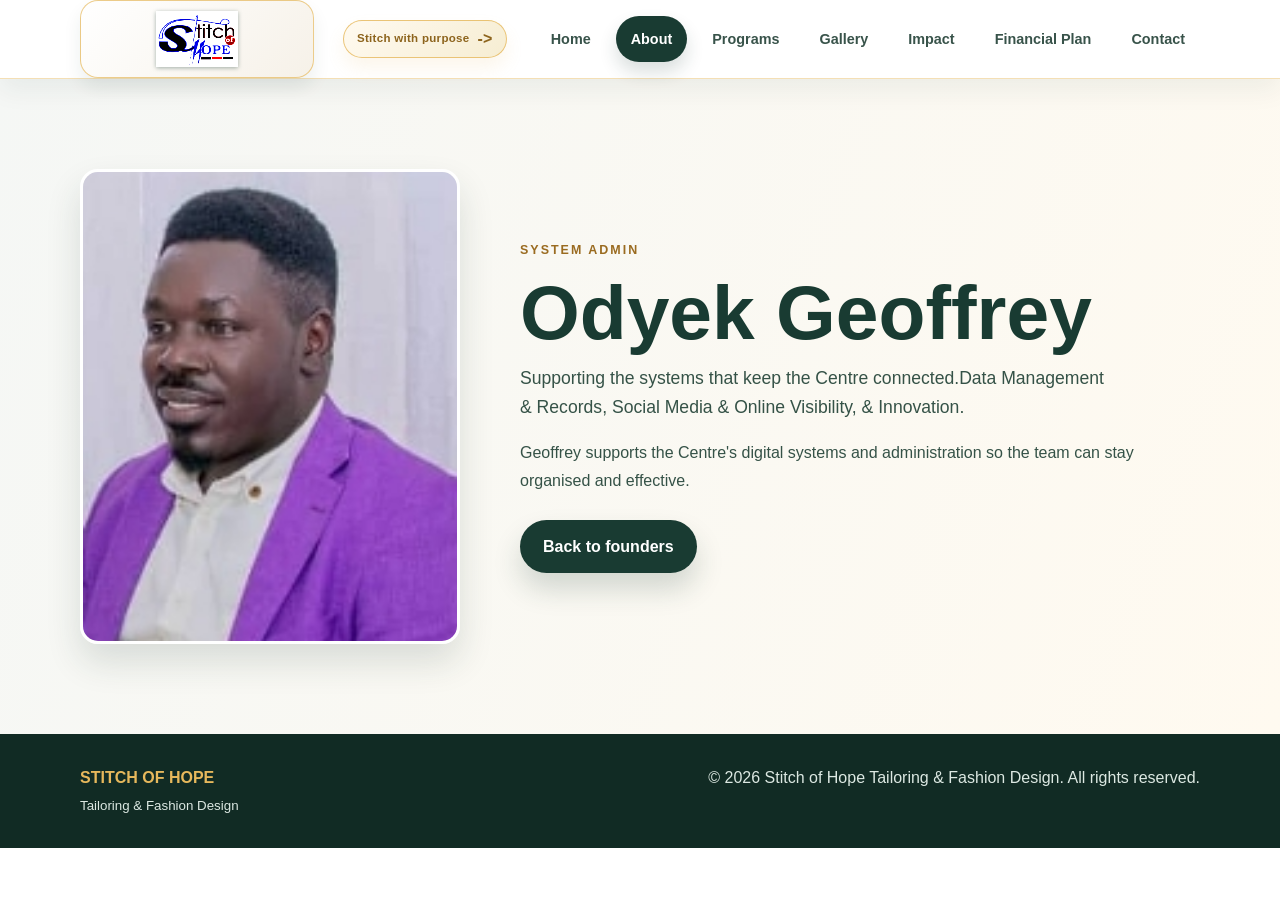
<file: odyek-geoffrey.html>
<!DOCTYPE html>
<html lang="en">
<head>
  <meta charset="UTF-8">
  <meta name="viewport" content="width=device-width, initial-scale=1.0">
  <title>Odyek Geoffrey | Stitch of Hope</title>
  <link rel="stylesheet" href="style.css">
</head>
<body class="profile-page">
<header class="site-header"><div class="container nav-wrap"><a class="logo" href="index.html"><img src="img.jpg/Stc.jpg" alt="Stitch of Hope"></a><a class="nav-message" href="programs.html">Stitch with purpose <span>-></span></a><nav><a href="index.html">Home</a><a href="about.html" class="active">About</a><a href="programs.html">Programs</a><a href="gallery.html">Gallery</a><a href="impact.html">Impact</a><a href="financials.html">Financial Plan</a><a href="contact.html">Contact</a></nav></div></header>
<main><section class="profile-hero"><div class="container profile-hero-content"><img src="img.jpg/jf.jpg" alt="Odyek Geoffrey"><div><p class="eyebrow">SYSTEM ADMIN</p><h1>Odyek Geoffrey</h1><p class="lead">Supporting the systems that keep the Centre connected.Data Management & Records, Social Media & Online Visibility, & Innovation.</p><p>Geoffrey supports the Centre's digital systems and administration so the team can stay organised and effective.</p><a class="btn primary" href="about.html">Back to founders</a></div></div></section></main>
<footer><div class="container footer-wrap"><div><strong>STITCH OF HOPE</strong><br><small>Tailoring &amp; Fashion Design</small></div><p>&copy; 2026 Stitch of Hope Tailoring &amp; Fashion Design. All rights reserved.</p></div></footer>
</body>
</html>
</file>
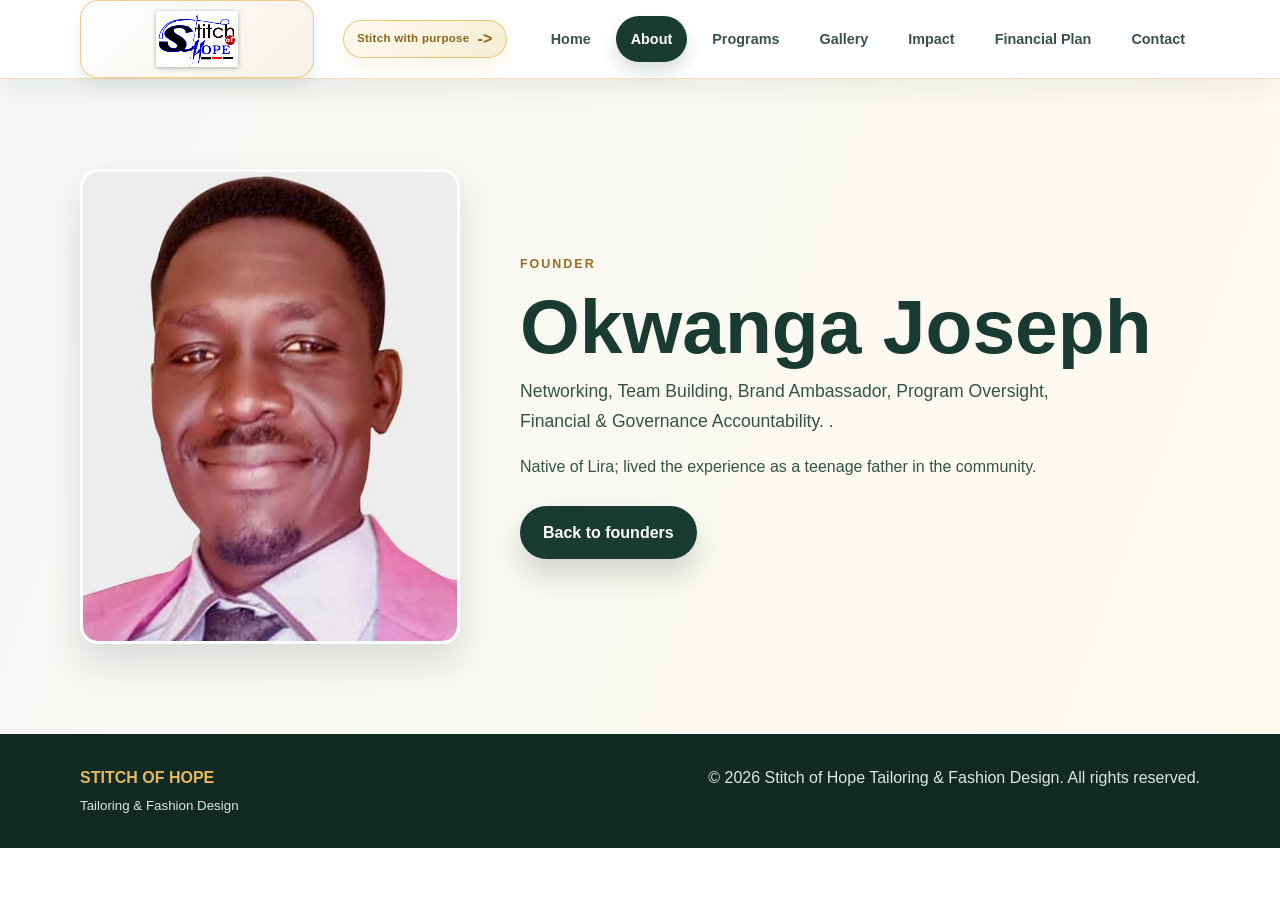
<file: okwanga-joseph.html>
<!DOCTYPE html>
<html lang="en">
<head>
  <meta charset="UTF-8">
  <meta name="viewport" content="width=device-width, initial-scale=1.0">
  <title>Okwanga Joseph | Stitch of Hope</title>
  <link rel="stylesheet" href="style.css">
</head>
<body class="profile-page">
<header class="site-header"><div class="container nav-wrap"><a class="logo" href="index.html"><img src="img.jpg/Stc.jpg" alt="Stitch of Hope"></a><a class="nav-message" href="programs.html">Stitch with purpose <span>-></span></a><nav><a href="index.html">Home</a><a href="about.html" class="active">About</a><a href="programs.html">Programs</a><a href="gallery.html">Gallery</a><a href="impact.html">Impact</a><a href="financials.html">Financial Plan</a><a href="contact.html">Contact</a></nav></div></header>
<main><section class="profile-hero"><div class="container profile-hero-content"><img src="img.jpg/Jose_Pic.jpeg" alt="Okwanga Joseph"><div><p class="eyebrow">FOUNDER</p><h1>Okwanga Joseph</h1><p class="lead">Networking, Team Building, Brand Ambassador, Program Oversight, Financial & Governance Accountability.

.</p><p>Native of Lira; lived the experience as a teenage father in the community.

</p><a class="btn primary" href="about.html">Back to founders</a></div></div></section></main>
<footer><div class="container footer-wrap"><div><strong>STITCH OF HOPE</strong><br><small>Tailoring &amp; Fashion Design</small></div><p>&copy; 2026 Stitch of Hope Tailoring &amp; Fashion Design. All rights reserved.</p></div></footer>
</body>
</html>
</file>
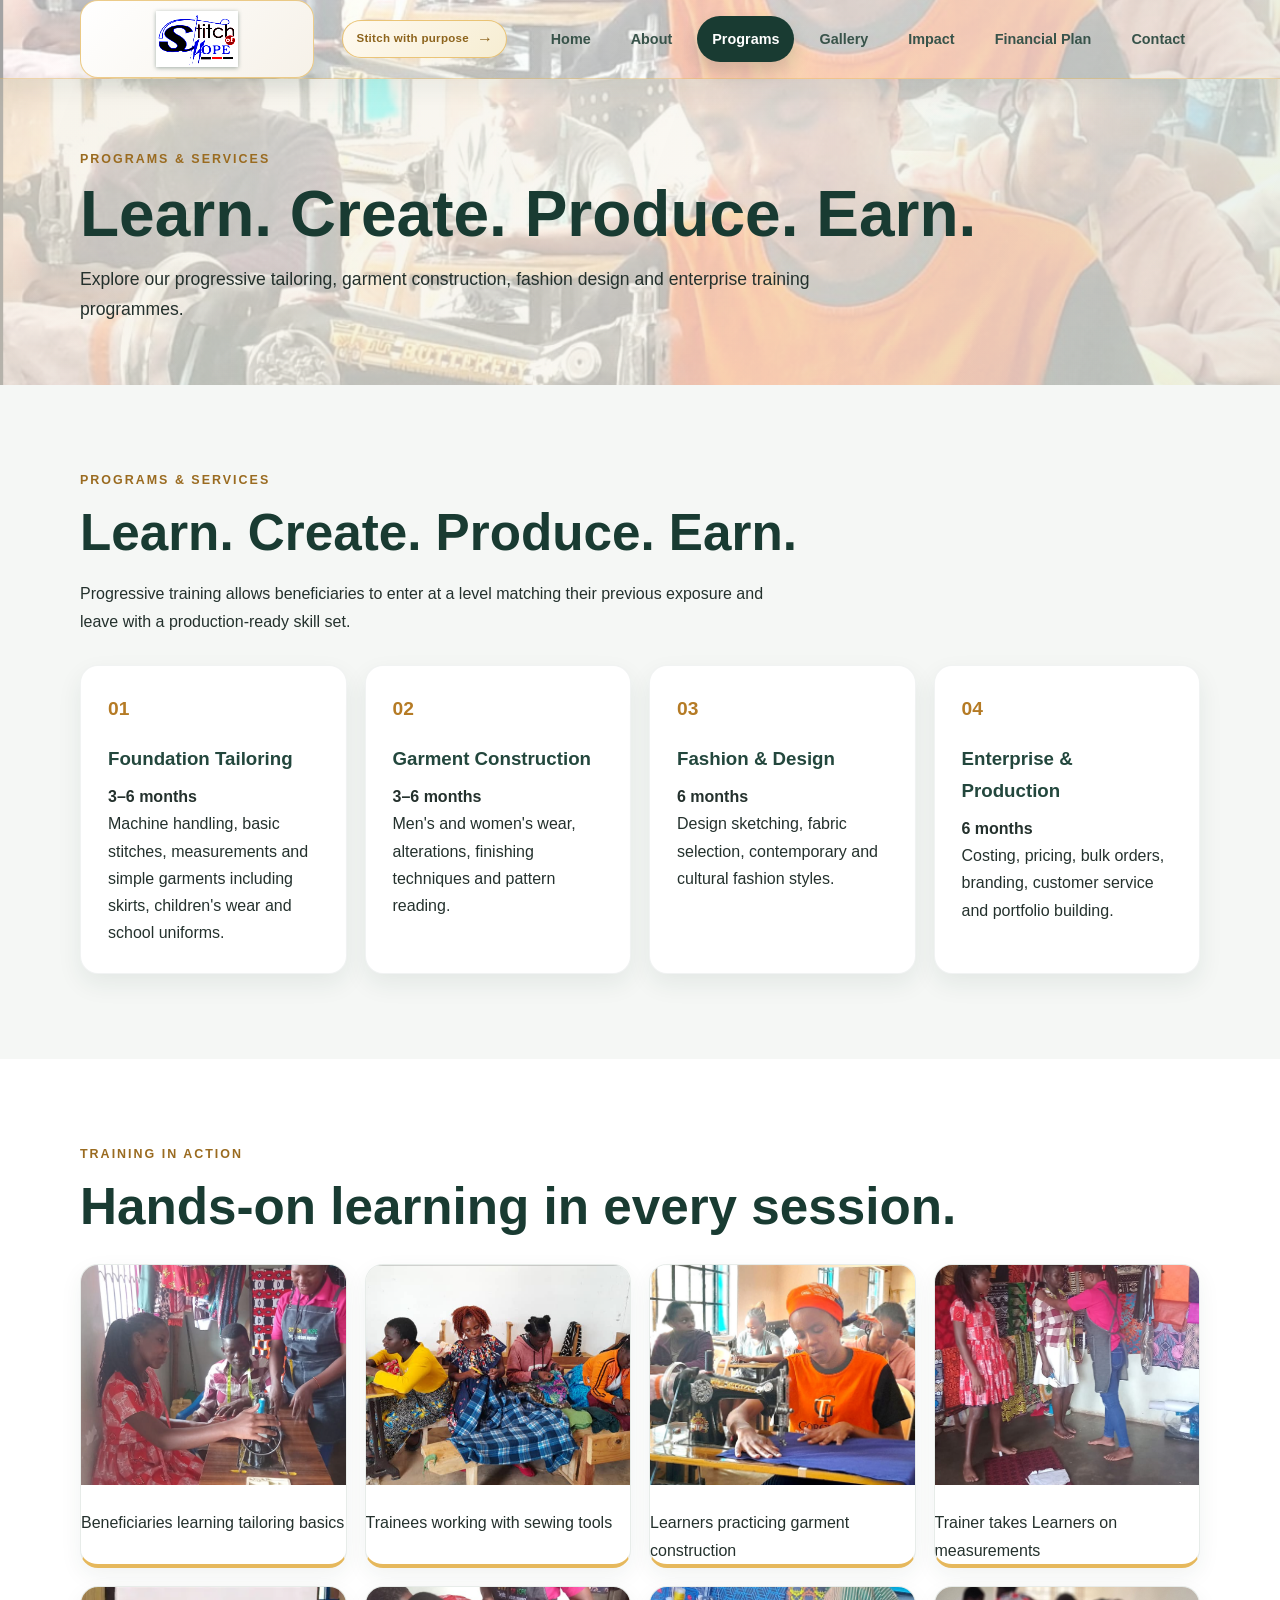
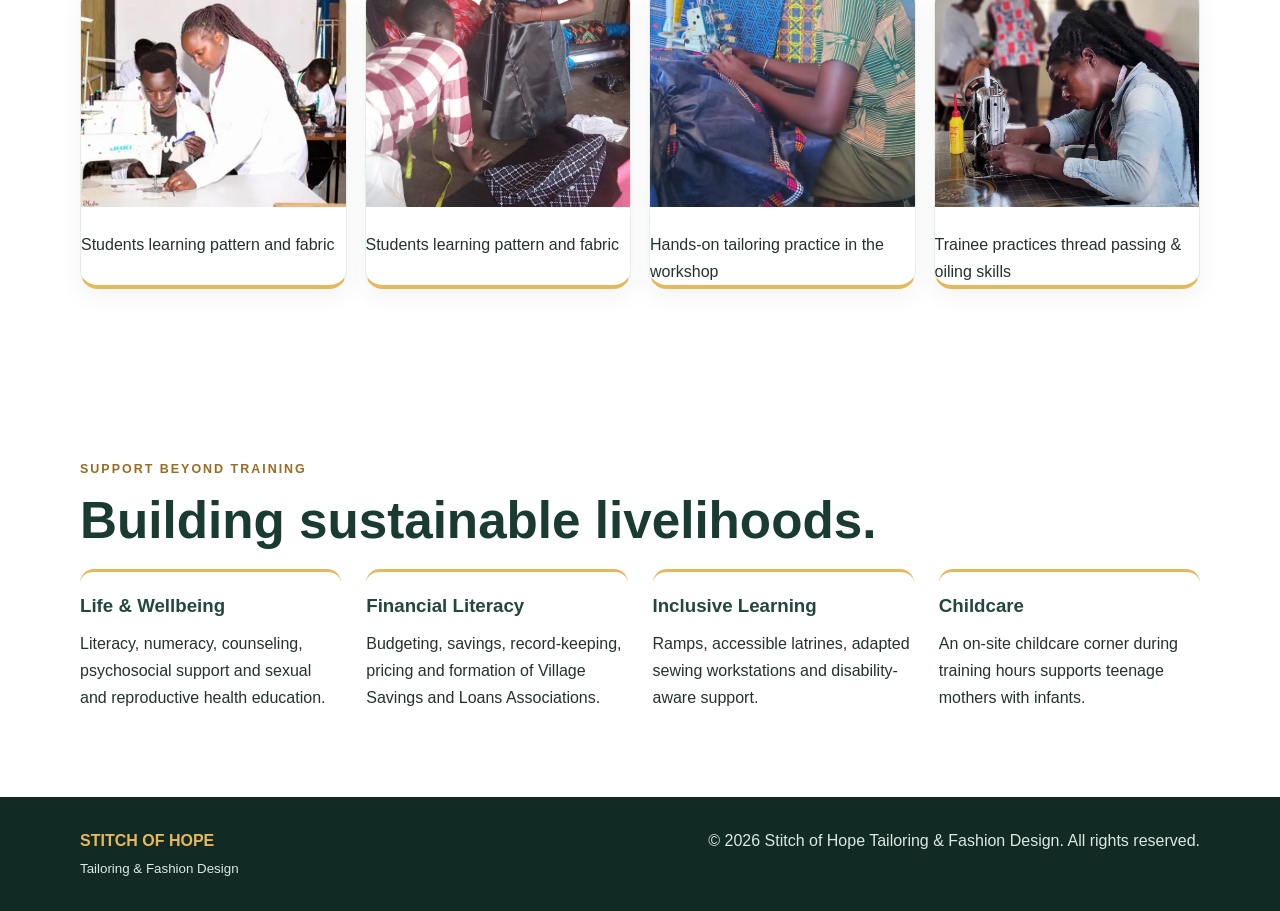
<file: programs.html>
<!DOCTYPE html>
<html lang="en">
<head>
  <meta charset="UTF-8">
  <meta name="viewport" content="width=device-width, initial-scale=1.0">
  <title>Programs | Stitch of Hope</title>
  <link rel="stylesheet" href="style.css">
</head>
<body class="programs-page">
<header class="site-header">
  <div class="container nav-wrap">
    <a class="logo" href="index.html"><img src="img.jpg/Stc.jpg" alt="Stitch of Hope"></a>
    <a class="nav-message" href="programs.html">Stitch with purpose <span>→</span></a>
    <nav>
      <a href="index.html">Home</a>
      <a href="about.html">About</a>
      <a href="programs.html" class="active">Programs</a>
      <a href="gallery.html">Gallery</a>
      <a href="impact.html">Impact</a>
      <a href="financials.html">Financial Plan</a>
      <a href="contact.html">Contact</a>
    </nav>
  </div>
</header>
<main>
<section class="page-intro">
  <div class="container">
    <p class="eyebrow">PROGRAMS & SERVICES</p>
    <h1>Learn. Create. Produce. Earn.</h1>
    <p class="lead">Explore our progressive tailoring, garment construction, fashion design and enterprise training programmes.</p>
  </div>
</section><section id="programs" class="section light">
  <div class="container">
    <p class="eyebrow">PROGRAMS & SERVICES</p>
    <h2>Learn. Create. Produce. Earn.</h2>
    <p class="section-intro">Progressive training allows beneficiaries to enter at a level matching their previous exposure and leave with a production-ready skill set.</p>
    <div class="cards">
      <article class="card"><span class="number">01</span><h3>Foundation Tailoring</h3><p><b>3–6 months</b></p><p>Machine handling, basic stitches, measurements and simple garments including skirts, children's wear and school uniforms.</p></article>
      <article class="card"><span class="number">02</span><h3>Garment Construction</h3><p><b>3–6 months</b></p><p>Men's and women's wear, alterations, finishing techniques and pattern reading.</p></article>
      <article class="card"><span class="number">03</span><h3>Fashion & Design</h3><p><b>6 months</b></p><p>Design sketching, fabric selection, contemporary and cultural fashion styles.</p></article>
      <article class="card"><span class="number">04</span><h3>Enterprise & Production</h3><p><b>6 months</b></p><p>Costing, pricing, bulk orders, branding, customer service and portfolio building.</p></article>
    </div>
  </div>
</section><section class="section">
  <div class="container">
    <p class="eyebrow">TRAINING IN ACTION</p>
    <h2>Hands-on learning in every session.</h2>
    <div class="training-gallery">
      <figure class="training-card"><img src="img.jpg/training1.jpeg" alt="Beneficiaries learning tailoring basics in session one"><figcaption></figcaption>Beneficiaries learning tailoring basics</figure>
      <figure class="training-card"><img src="img.jpg/b.png" alt="Trainees working with sewing tools and materials"><figcaption></figcaption>Trainees working with sewing tools</figure>
      <figure class="training-card"><img src="img.jpg/a.png" alt="Learners practicing garment construction techniques"><figcaption></figcaption>Learners practicing garment construction</figure>
      <figure class="training-card"><img src="img.jpg/training4.jpeg" alt="Students learning pattern and fabric handling"><figcaption></figcaption>Trainer takes Learners on measurements</figure>
      <figure class="training-card"><img src="img.jpg/e.png" alt="A group tailoring lesson in progress"><figcaption></figcaption>Students learning pattern and fabric</figure>
      <figure class="training-card"><img src="img.jpg/training6.jpeg" alt="Trainees focused on practical sewing work"><figcaption></figcaption>Students learning pattern and fabric</figure>
      <figure class="training-card"><img src="img.jpg/training7.jpeg" alt="Hands-on tailoring practice in the workshop"><figcaption></figcaption>Hands-on tailoring practice in the workshop</figure>
      <figure class="training-card"><img src="img.jpg/training8.jpeg" alt="Graduates or learners in a collaborative training environment"><figcaption></figcaption>Trainee practices thread passing & oiling skills</figure>
    </div>
  </div>
</section><section class="section">
  <div class="container">
    <p class="eyebrow">SUPPORT BEYOND TRAINING</p>
    <h2>Building sustainable livelihoods.</h2>
    <div class="support-grid">
      <div><h3>Life & Wellbeing</h3><p>Literacy, numeracy, counseling, psychosocial support and sexual and reproductive health education.</p></div>
      <div><h3>Financial Literacy</h3><p>Budgeting, savings, record-keeping, pricing and formation of Village Savings and Loans Associations.</p></div>
      <div><h3>Inclusive Learning</h3><p>Ramps, accessible latrines, adapted sewing workstations and disability-aware support.</p></div>
      <div><h3>Childcare</h3><p>An on-site childcare corner during training hours supports teenage mothers with infants.</p></div>
    </div>
  </div>
</section>
</main>
<footer>
  <div class="container footer-wrap">
    <div><strong>STITCH OF HOPE</strong><br><small>Tailoring & Fashion Design</small></div>
    <p>© 2026 Stitch of Hope Tailoring & Fashion Design. All rights reserved.</p>
  </div>
</footer>
</body>
</html>
</file>
<file: style.css>
*{box-sizing:border-box;margin:0;padding:0}
html{scroll-behavior:smooth}
body{font-family:Arial,Helvetica,sans-serif;color:#24312d;line-height:1.7;background:#fff}
.container{width:min(1120px,92%);margin:auto}
.site-header{position:sticky;top:0;z-index:10;background:rgba(255,255,255,.88);backdrop-filter:blur(10px);-webkit-backdrop-filter:blur(10px);border-bottom:1px solid rgba(230,184,92,.45);box-shadow:0 12px 24px rgba(25,59,50,.06)}
.home-page .site-header{background:linear-gradient(90deg,rgba(255,255,255,.62) 0%,rgba(248,250,248,.72) 65%,rgba(233,240,235,.8) 100%),url('img.jpg/a.png') center 48%/cover no-repeat}
.programs-page .site-header,.about-page .site-header,.gallery-page .site-header,.impact-page .site-header,.contact-page .site-header,.financials-page .site-header{background:linear-gradient(90deg,rgba(255,255,255,.62) 0%,rgba(248,250,248,.72) 65%,rgba(233,240,235,.8) 100%),url('img.jpg/a.png') center 48%/cover no-repeat}
.nav-wrap{display:flex;align-items:center;justify-content:space-between;min-height:78px;gap:20px}
.logo{text-decoration:none;display:inline-flex;align-items:center;justify-content:center;padding:10px 16px;border-radius:18px;background:linear-gradient(135deg,#ffffff 0%,#f6f1e8 100%);border:1px solid rgba(230,184,92,.7);box-shadow:0 10px 18px rgba(25,59,50,.08);transition:transform .2s ease,box-shadow .2s ease}
.logo:hover{transform:translateY(-1px);box-shadow:0 14px 22px rgba(25,59,50,.12)}
.logo img{display:block;width:200px;height:56px;object-fit:contain;filter:contrast(1.8) saturate(1.6) drop-shadow(0 1px 2px #193b3266);background:transparent}
nav{display:flex;gap:10px;flex-wrap:wrap;justify-content:flex-end}
nav a{display:inline-flex;align-items:center;justify-content:center;padding:10px 14px;border-radius:999px;color:#38534a;text-decoration:none;font-size:.9rem;font-weight:700;transition:all .2s ease;border:1px solid transparent}
nav a:hover,nav a:focus-visible{background:linear-gradient(135deg,#f9f0d8 0%,#fffaf0 100%);color:#193b32;border-color:rgba(230,184,92,.7);box-shadow:0 8px 16px rgba(25,59,50,.08);transform:translateY(-1px)}
nav a.active{background:#193b32;color:#fff;box-shadow:0 10px 18px rgba(25,59,50,.16)}
.nav-message{display:inline-flex;align-items:center;gap:8px;flex-shrink:0;padding:8px 13px;border:1px solid rgba(230,184,92,.8);border-radius:999px;background:linear-gradient(135deg,#fffaf0 0%,#f6edd2 100%);color:#8d641d;text-decoration:none;font-size:.72rem;font-weight:800;letter-spacing:.3px;box-shadow:0 10px 18px rgba(230,184,92,.12);transition:all .2s ease;animation:message-pulse 2.8s ease-in-out infinite}
.nav-message span{font-size:1rem;line-height:1;transition:transform .2s ease}
.nav-message:hover{background:linear-gradient(135deg,#e6b85c 0%,#f4d57a 100%);color:#193b32;transform:translateY(-1px)}
.nav-message:hover span{transform:translateX(3px)}
@keyframes message-pulse{0%,100%{box-shadow:0 0 0 0 rgba(230,184,92,.3)}50%{box-shadow:0 0 0 8px rgba(230,184,92,0)}}
.hero{position:relative;overflow:hidden;background:radial-gradient(circle at top left,#fffaf1 0%,#f4efe6 28%,#edf3ee 68%,#e4ece8 100%);padding:90px 0 80px}
.hero::before{content:"";position:absolute;inset:0;background:linear-gradient(130deg,rgba(255,255,255,.25),rgba(255,255,255,0));pointer-events:none}
.hero-content{position:relative;display:grid;grid-template-columns:1.2fr .95fr;align-items:center;gap:70px;z-index:1}
.eyebrow{font-size:.78rem;letter-spacing:2px;font-weight:800;color:#9a6b20;margin-bottom:12px}
h1{font-size:clamp(2.8rem,6vw,5.5rem);line-height:1.02;color:#193b32;margin-bottom:25px}
h1 span{color:#9a6b20}
h2{font-size:clamp(2rem,4vw,3.2rem);line-height:1.15;color:#193b32;margin-bottom:18px}
h3{color:#23473d;margin-bottom:8px}
.lead{font-size:1.1rem;max-width:720px}
.buttons{display:flex;gap:14px;margin-top:30px;flex-wrap:wrap}
.btn{padding:13px 23px;border-radius:999px;text-decoration:none;font-weight:800;display:inline-block;transition:all .2s ease}
.primary{background:#193b32;color:#fff;box-shadow:0 16px 28px rgba(25,59,50,.18)}.primary:hover{transform:translateY(-2px);box-shadow:0 20px 30px rgba(25,59,50,.22)}
.secondary{border:2px solid rgba(25,59,50,.15);color:#193b32;background:#fff}.secondary:hover{transform:translateY(-2px);border-color:#193b32}
.hero-card{position:relative;display:flex;justify-content:center;align-items:flex-end;padding:22px;min-height:560px;background:linear-gradient(180deg,#fefaf4 0%,#f0eae0 100%);border-radius:30px;box-shadow:0 28px 60px rgba(25,59,50,.12);border:1px solid rgba(230,184,92,.6);overflow:hidden}
.image-panel{position:relative;width:100%;height:100%;border-radius:24px;overflow:hidden;box-shadow:0 24px 38px rgba(25,59,50,.12)}
.image-panel img{display:block;width:100%;height:520px;object-fit:cover;filter:saturate(1.04) contrast(1.04)}
.hero-card::after{content:"";position:absolute;inset:auto 0 0 0;height:38%;background:linear-gradient(180deg,rgba(25,59,50,0) 0%,rgba(25,59,50,.78) 100%)}
.hero-badge{position:absolute;z-index:2;padding:12px 16px;border-radius:999px;font-weight:800;background:rgba(255,255,255,.82);backdrop-filter:blur(8px);-webkit-backdrop-filter:blur(8px);box-shadow:0 16px 28px rgba(25,59,50,.12)}
.badge-top{top:36px;left:40px;color:#193b32;border:1px solid rgba(25,59,50,.08)}
.badge-bottom{right:34px;bottom:30px;display:flex;align-items:center;gap:12px;padding:14px 18px;color:#fff;background:linear-gradient(135deg,rgba(25,59,50,.92),rgba(18,42,36,.9));border:1px solid rgba(230,184,92,.4)}
.badge-bottom strong{font-size:1.8rem;color:#e6b85c;line-height:1}
.badge-bottom span{font-size:.82rem;max-width:110px;line-height:1.3}
.needle{font-size:3rem}.hero-card h3{font-size:1.8rem}.mini-stat{display:flex;align-items:center;gap:15px;border-top:1px solid #e6ebe8;margin-top:18px;padding-top:15px}.mini-stat strong{font-size:1.7rem;color:#9a6b20}.mini-stat span{font-size:.85rem}
.stats{background:linear-gradient(135deg,#193b32 0%,#214b3f 52%,#0f2d28 100%);color:#fff;position:relative;overflow:hidden}.stats::before{content:"";position:absolute;inset:0;background:radial-gradient(circle at top left,rgba(230,184,92,.22),transparent 38%);pointer-events:none}.stat-grid{position:relative;display:grid;grid-template-columns:repeat(4,1fr);text-align:center}.stat-grid div{padding:30px 18px;border-right:1px solid rgba(255,255,255,.12);min-height:140px;display:flex;flex-direction:column;justify-content:center}.stat-grid div:last-child{border-right:none}.stat-grid strong{display:block;font-size:clamp(2rem,3vw,2.8rem);color:#e6b85c;margin-bottom:10px}.stat-grid span{font-size:.82rem;letter-spacing:.08em;text-transform:uppercase;color:rgba(255,255,255,.85)}
.section{padding:85px 0}.light{background:#f5f7f5}.two-col{display:grid;grid-template-columns:1fr 1fr;gap:65px;align-items:start}.highlight{background:#e9f0eb;padding:32px;border-left:5px solid #e6b85c}.highlight h3:not(:first-child){margin-top:25px}
.section-intro{max-width:700px;margin-bottom:30px}.cards{display:grid;grid-template-columns:repeat(4,1fr);gap:18px}.card{background:#fff;padding:27px;border-radius:18px;box-shadow:0 10px 25px rgba(25,59,50,.08);border:1px solid rgba(25,59,50,.06)}.number{color:#b57b25;font-weight:900;font-size:1.2rem}.card h3{margin-top:18px}
.premium-features{background:linear-gradient(180deg,#f8f5ef 0%,#f4f7f2 100%)}
.section-head{max-width:760px;margin-bottom:32px}.section-head h2{margin-bottom:0}
.feature-grid{display:grid;grid-template-columns:repeat(3,1fr);gap:22px}.feature-card{background:#fff;padding:30px 24px;border-radius:22px;border:1px solid rgba(25,59,50,.08);box-shadow:0 20px 32px rgba(25,59,50,.06);transition:transform .2s ease,box-shadow .2s ease}.feature-card:hover{transform:translateY(-4px);box-shadow:0 26px 38px rgba(25,59,50,.09)}.accent-card{background:linear-gradient(135deg,#f9f0d8 0%,#fffaf0 100%);border-color:rgba(230,184,92,.4)}
.feature-icon{width:52px;height:52px;border-radius:16px;display:grid;place-items:center;background:#193b32;color:#fff;font-size:1.5rem;margin-bottom:18px;box-shadow:0 12px 18px rgba(25,59,50,.12)}.accent-card .feature-icon{background:#e6b85c;color:#193b32}.feature-card h3{margin:0 0 12px;font-size:1.35rem}.feature-card p{color:#355247;line-height:1.7;font-size:0.98rem}
.training-spotlight{display:grid;grid-template-columns:repeat(3,1fr);gap:22px;margin-top:36px}.training-photo-card{margin:0;background:#fff;border-radius:22px;overflow:hidden;border:1px solid rgba(25,59,50,.08);box-shadow:0 18px 30px rgba(25,59,50,.06)}.training-photo-card img{display:block;width:100%;height:280px;object-fit:cover}.training-photo-card figcaption{padding:16px 18px;background:linear-gradient(180deg,#ffffff 0%,#f5f7f5 100%);color:#193b32;font-weight:800;font-size:.9rem;letter-spacing:.04em;text-transform:uppercase}
.about-gallery{display:grid;grid-template-columns:repeat(4,1fr);gap:18px;margin-top:30px}.about-gallery figure{margin:0;background:#f5f7f5;border-bottom:4px solid #e6b85c}.about-gallery img{display:block;width:100%;height:220px;object-fit:cover}.about-gallery figcaption{padding:12px 14px;color:#315d4e;font-size:.85rem;font-weight:700}
.shop-layout{display:grid;grid-template-columns:minmax(0,1.55fr) minmax(320px,.75fr);gap:36px;align-items:start}.shop-heading{margin-bottom:26px}.product-grid{display:grid;grid-template-columns:repeat(2,1fr);gap:22px}.product-card{overflow:hidden;background:#fff;border:1px solid #e7ece9;border-radius:18px;box-shadow:0 12px 25px rgba(25,59,50,.07);transition:transform .22s ease,box-shadow .22s ease}.product-card:hover{transform:translateY(-4px);box-shadow:0 20px 32px rgba(25,59,50,.12)}.product-card>img{display:block;width:100%;height:270px;object-fit:cover}.product-info{padding:20px}.product-info h3{margin-bottom:5px}.product-info p{min-height:52px;color:#355247;font-size:.9rem}.product-info strong{display:block;margin:15px 0;color:#9a6b20;font-size:1.1rem}.product-info .btn{border:0;cursor:pointer;font:inherit;font-size:.85rem;padding:10px 16px}.cart-panel{position:sticky;top:105px;padding:25px;background:#fff;border:1px solid rgba(25,59,50,.1);border-top:4px solid #e6b85c;border-radius:18px;box-shadow:0 16px 32px rgba(25,59,50,.09)}.cart-panel-head{display:flex;justify-content:space-between;gap:16px;align-items:start;border-bottom:1px solid #e7ece9;padding-bottom:15px}.cart-panel h2{font-size:2rem;margin:0}.cart-total-items{color:#9a6b20;font-size:.85rem;font-weight:800;white-space:nowrap}.cart-items{display:grid;gap:15px;padding:18px 0}.cart-item{display:flex;gap:12px;padding-bottom:15px;border-bottom:1px solid #edf1ee}.cart-item img{width:68px;height:78px;object-fit:cover;border-radius:8px}.cart-item-info{min-width:0;flex:1}.cart-item-info strong,.cart-item-info>span{display:block}.cart-item-info strong{font-size:.92rem;color:#193b32}.cart-item-info>span{font-size:.82rem;color:#9a6b20;margin-top:2px}.quantity-controls{display:flex;align-items:center;gap:9px;margin-top:9px}.quantity-controls button{width:27px;height:27px;border:1px solid #cdd9d3;background:#f5f7f5;color:#193b32;border-radius:5px;cursor:pointer;font-weight:800}.quantity-controls .remove-item{width:auto;height:auto;border:0;background:transparent;color:#9a6b20;font-size:.72rem;margin-left:auto}.empty-cart{padding:20px 0;color:#355247}.empty-cart p{font-weight:800;color:#193b32}.empty-cart span{font-size:.85rem}.cart-summary{border-top:1px solid #e7ece9;padding-top:18px}.cart-summary>div{display:flex;justify-content:space-between;gap:15px}.cart-summary strong{color:#9a6b20}.cart-summary>p{margin:13px 0 18px;font-size:.78rem;color:#567066}.checkout-link{width:100%;text-align:center;font-size:.86rem}.clear-cart{display:block;margin:12px auto 0;border:0;background:none;color:#9a6b20;cursor:pointer;font:inherit;font-size:.8rem}.cart-count{display:inline-grid;place-items:center;min-width:20px;height:20px;margin-left:4px;padding:0 5px;border-radius:999px;background:#e6b85c;color:#193b32;font-size:.72rem}
.payment-options{display:grid!important;grid-template-columns:1fr 1fr;gap:8px;margin:12px 0}.payment-option{padding:11px 10px;text-align:left;border:1px solid #dfe8e2;border-radius:8px;background:#f8faf8;color:#193b32;cursor:pointer;font:inherit}.payment-option strong,.payment-option span{display:block}.payment-option strong{font-size:.8rem;color:#193b32}.payment-option span{margin-top:2px;font-size:.7rem;color:#567066}.payment-option.selected{border-color:#e6b85c;background:#fffaf0;box-shadow:inset 0 -3px 0 #e6b85c}.payment-details{padding:13px;background:#f5f7f5;border-left:3px solid #e6b85c}.payment-details strong,.payment-details span,.payment-details p{display:block}.payment-details strong{font-size:.78rem;color:#193b32}.payment-details span{margin:3px 0 5px;color:#9a6b20;font-weight:900;letter-spacing:.04em;word-break:break-word}.payment-details p{font-size:.72rem;color:#567066}
.change-payment{border:0;background:none;color:#9a6b20;cursor:pointer;font:inherit;font-size:.78rem;text-decoration:underline;margin:0 0 12px}
.gallery-grid{display:grid;grid-template-columns:repeat(3,1fr);gap:22px;margin-top:34px}.gallery-item{position:relative;margin:0;min-height:320px;overflow:hidden;background:#193b32;border-radius:18px;box-shadow:0 16px 30px rgba(25,59,50,.1);border:1px solid rgba(25,59,50,.08)}.gallery-item img{display:block;width:100%;height:320px;object-fit:cover;transition:transform .45s ease,filter .45s ease}.gallery-item::after{content:"";position:absolute;inset:35% 0 0;background:linear-gradient(180deg,transparent,rgba(17,43,36,.92));pointer-events:none}.gallery-item figcaption{position:absolute;z-index:1;right:0;bottom:0;left:0;padding:22px;color:#fff}.gallery-item figcaption strong,.gallery-item figcaption span{display:block}.gallery-item figcaption strong{font-size:1.1rem;color:#fff}.gallery-item figcaption span{margin-top:3px;font-size:.82rem;color:#e6b85c}.gallery-item:hover img{transform:scale(1.05);filter:saturate(1.1)}.gallery-item-featured{grid-column:span 2}.gallery-item-featured img{height:420px}.gallery-item-featured figcaption{padding:28px}.gallery-item-featured figcaption strong{font-size:1.45rem}
.support-grid{display:grid;grid-template-columns:repeat(4,1fr);gap:25px}.support-grid>div{border-top:3px solid #e6b85c;padding-top:18px;border-radius:14px;background:rgba(255,255,255,.25)}
.training-gallery{display:grid;grid-template-columns:repeat(4,1fr);gap:18px;margin-top:28px}.training-card{margin:0;background:#fff;border:1px solid #e7ece9;border-bottom:4px solid #e6b85c;overflow:hidden;box-shadow:0 8px 22px #193b3210;border-radius:18px}.training-card img{display:block;width:100%;height:220px;object-fit:cover}.training-card figcaption{padding:12px 14px;color:#315d4e;font-size:.82rem;font-weight:700;letter-spacing:.08em;text-transform:uppercase}
.dark{background:#193b32;color:#edf4f0}.dark h2,.dark h3{color:#fff}.dark .eyebrow{color:#e6b85c}.check-list{list-style:none}.check-list li{margin:13px 0;padding-left:27px;position:relative}.check-list li:before{content:"✓";position:absolute;left:0;color:#e6b85c;font-weight:900}
.timeline{display:grid;grid-template-columns:repeat(4,1fr);gap:15px}.timeline>div{border-left:4px solid #e6b85c;background:#f5f7f5;padding:22px;border-radius:18px}.timeline b{display:block;color:#193b32;font-size:1.1rem}.timeline span{font-size:.8rem;color:#9a6b20;font-weight:bold}
.budget{background:#fff;border-radius:16px;overflow:hidden;box-shadow:0 10px 35px #193b3212;border:1px solid rgba(25,59,50,.06)}.budget-row{display:flex;justify-content:space-between;gap:20px;padding:14px 22px;border-bottom:1px solid #e7ece9}.budget-row b{white-space:nowrap;color:#315d4e}.total{display:flex;justify-content:space-between;gap:20px;padding:22px;background:#193b32;color:#fff}.total strong{color:#e6b85c}.revenue{margin-top:25px;padding:25px;background:#e9f0eb;border-radius:16px;border:1px solid rgba(25,59,50,.06)}
.founders{display:grid;grid-template-columns:repeat(4,minmax(0,1fr));gap:20px;align-items:stretch}.founder-card{display:flex;flex-direction:column;align-items:center;justify-content:space-between;padding:22px 18px;background:#f5f7f5;border:1px solid #e7ece9;border-bottom:4px solid #e6b85c;box-shadow:0 8px 22px #193b3210;height:100%;border-radius:18px}.founder-card img{display:block;width:100%;max-width:210px;aspect-ratio:4/5;object-fit:cover;border-radius:12px;border:2px solid #dfe6e3;margin-bottom:18px;box-shadow:0 10px 20px #193b3212}.founder-info{text-align:center}.founder-info h3{margin:0 0 8px;color:#193b32;font-size:1.05rem}.founder-role{display:block;font-size:.76rem;letter-spacing:.14em;text-transform:uppercase;color:#9a6b20;font-weight:800}
.cta{padding:80px 0;background:#e6b85c;color:#193b32}.cta h2{max-width:800px}.contact-box{display:flex;flex-wrap:wrap;gap:15px;margin-top:28px}.contact-box span{background:#fff;padding:13px 18px;border-radius:5px;font-size:.9rem}
footer{background:#112b24;color:#dce8e2;padding:30px 0}.footer-wrap{display:flex;justify-content:space-between;gap:25px}.footer-wrap strong{color:#e6b85c}
.payment-option .payment-brand{display:flex;align-items:center;gap:7px;margin-top:0}.payment-option .payment-brand img{width:30px;height:30px;object-fit:contain;flex:0 0 30px}.payment-option .payment-brand strong{font-size:.76rem;line-height:1.2}
@media(max-width:850px){.nav-message{display:none}nav{gap:12px}.hero-content,.two-col,.shop-layout{grid-template-columns:1fr}.cart-panel{position:static}.cards,.support-grid,.timeline,.about-gallery,.training-gallery,.training-spotlight,.gallery-grid{grid-template-columns:repeat(2,1fr)}.gallery-item-featured{grid-column:span 2}.stat-grid{grid-template-columns:repeat(2,1fr)}.founders{grid-template-columns:repeat(2,1fr)}.hero{padding:60px 0}.footer-wrap{flex-direction:column}.impact-points{grid-template-columns:repeat(2,1fr)}}
@media(max-width:560px){.nav-wrap{flex-direction:column;padding:15px 0}.cards,.support-grid,.timeline,.founders,.about-gallery,.training-gallery,.training-spotlight,.impact-points,.gallery-grid,.product-grid{grid-template-columns:1fr}.gallery-item-featured{grid-column:auto}.gallery-item-featured img,.gallery-item img{height:280px}.hero-content{gap:35px}.section{padding:60px 0}.budget-row,.total{font-size:.88rem}.contact-box{flex-direction:column}.contact-box span{width:100%}}

.impact-points{display:grid;grid-template-columns:repeat(2,1fr);gap:18px;margin-top:28px}
.impact-point{background:#fff;border-left:4px solid #e6b85c;padding:20px 20px 18px;box-shadow:0 8px 25px #193b3210;overflow:hidden}
.gallery-item{cursor:pointer}
img{cursor:pointer}
#financials,#financials + .section.light{display:none}
.profile-hero{padding:90px 0;background:linear-gradient(110deg,#f5f7f5 0%,#fffaf0 100%)}.profile-hero-content{display:grid;grid-template-columns:minmax(260px,380px) minmax(0,1fr);gap:60px;align-items:center}.profile-hero-content>img{display:block;width:100%;aspect-ratio:4/5;object-fit:cover;border-radius:18px;border:3px solid #fff;box-shadow:0 18px 35px rgba(25,59,50,.14)}.profile-hero-content h1{margin-bottom:12px}.profile-hero-content .lead{max-width:600px;margin-bottom:16px;color:#355247}.profile-hero-content p:not(.eyebrow):not(.lead){max-width:650px;margin-bottom:26px;color:#355247}
.founder-profile-link,.profile-back-link{display:inline-block;margin-top:10px;color:#9a6b20;font-size:.76rem;font-weight:800;text-decoration:underline;text-underline-offset:3px}.founder-profile-link:hover,.profile-back-link:hover{color:#193b32}.founder-profiles{background:#f5f7f5}.profile-list{display:grid;gap:18px;margin-top:28px}.founder-profile{display:grid;grid-template-columns:150px minmax(0,1fr);gap:26px;align-items:center;padding:24px;background:#fff;border-left:4px solid #e6b85c;border-radius:12px;box-shadow:0 8px 22px rgba(25,59,50,.07);scroll-margin-top:24px}.founder-profile img{width:150px;height:170px;object-fit:cover;border-radius:10px;border:2px solid #dfe6e3}.founder-profile h3{margin:0 0 8px;color:#193b32}.founder-profile p:not(.eyebrow){max-width:720px;color:#355247}.founder-profile .eyebrow{margin-bottom:6px}
.lightbox{position:fixed;z-index:20;inset:0;display:grid;grid-template-columns:minmax(48px,10vw) minmax(0,900px) minmax(48px,10vw);align-items:center;justify-content:center;gap:18px;padding:32px;background:rgba(17,43,36,.94)}.lightbox[hidden]{display:none}.lightbox-figure{display:flex;flex-direction:column;align-items:center;justify-content:center;max-width:900px;max-height:calc(100vh - 64px);margin:0}.lightbox-image{display:block;width:auto;max-width:100%;height:auto;max-height:calc(100vh - 170px);object-fit:contain;border-radius:8px;box-shadow:0 18px 50px rgba(0,0,0,.28);cursor:default}.lightbox-figure figcaption{width:100%;padding-top:16px;color:#fff;text-align:center}.lightbox-figure figcaption strong,.lightbox-figure figcaption span,.lightbox-counter{display:block}.lightbox-figure figcaption strong{font-size:1.2rem}.lightbox-figure figcaption span{margin-top:4px;color:#e6b85c}.lightbox-counter{margin-top:8px;color:#dce8e2;font-size:.78rem}.lightbox-close,.lightbox-control{border:0;color:#fff;background:rgba(255,255,255,.12);cursor:pointer}.lightbox-close{position:absolute;top:20px;right:25px;width:42px;height:42px;border-radius:50%;font-size:1.8rem;line-height:1}.lightbox-control{width:48px;height:64px;border-radius:8px;font-size:3rem;line-height:.7}.lightbox-close:hover,.lightbox-control:hover{background:#e6b85c;color:#193b32}.lightbox-open{overflow:hidden}
.impact-point span{display:inline-block;margin-bottom:10px;padding:8px 12px;border-radius:999px;background:#f9f3e6;color:#9a6b20;font-weight:800;font-size:.78rem;letter-spacing:.08rem}
.impact-point p{color:#315d4e;margin-bottom:12px}
.impact-point img{display:block;width:100%;height:230px;object-fit:cover;border-radius:8px;border:1px solid #e7ece9;transition:transform .35s ease, box-shadow .35s ease, filter .35s ease}
.impact-point img:hover{transform:scale(1.03);box-shadow:0 12px 30px #193b3230;filter:saturate(1.08)}

.page-intro{
  background:linear-gradient(110deg,rgba(243,238,226,.7) 0%,rgba(248,245,237,.72) 55%,rgba(230,238,233,.8) 100%),url('img.jpg/a.png') center 38%/cover no-repeat;
  padding:70px 0 60px;
  position:relative;
  overflow:hidden;
}
.page-intro::before{content:"";position:absolute;inset:0;background:linear-gradient(120deg,rgba(255,255,255,.08),rgba(255,255,255,0));pointer-events:none}
.page-intro .container{position:relative;z-index:1}
@media(max-width:560px){.founder-profile{grid-template-columns:1fr}.founder-profile img{width:100%;height:240px}}
@media(max-width:850px){.profile-hero{padding:60px 0}.profile-hero-content{grid-template-columns:1fr;gap:30px}.profile-hero-content>img{width:min(100%,320px);justify-self:center}}
.page-intro h1{
  font-size:clamp(2.4rem,5vw,4.2rem);
  max-width:900px;
  margin-bottom:18px;
}
.page-intro .lead{max-width:800px}
.programs-page .cards .card,
.programs-page .training-card,
.programs-page .support-grid > div,
.about-page .founder-card,
.impact-page .impact-point,
.impact-page .timeline > div,
.contact-page .contact-box span,
.financials-page .budget,
.financials-page .revenue {
  transition:transform .22s ease, box-shadow .22s ease, border-color .22s ease;
}
.programs-page .cards .card:hover,
.programs-page .training-card:hover,
.programs-page .support-grid > div:hover,
.about-page .founder-card:hover,
.impact-page .impact-point:hover,
.impact-page .timeline > div:hover,
.contact-page .contact-box span:hover,
.financials-page .budget:hover,
.financials-page .revenue:hover {
  transform:translateY(-4px);
  box-shadow:0 20px 32px rgba(25,59,50,.1);
  border-color:rgba(230,184,92,.7);
}
</file>
